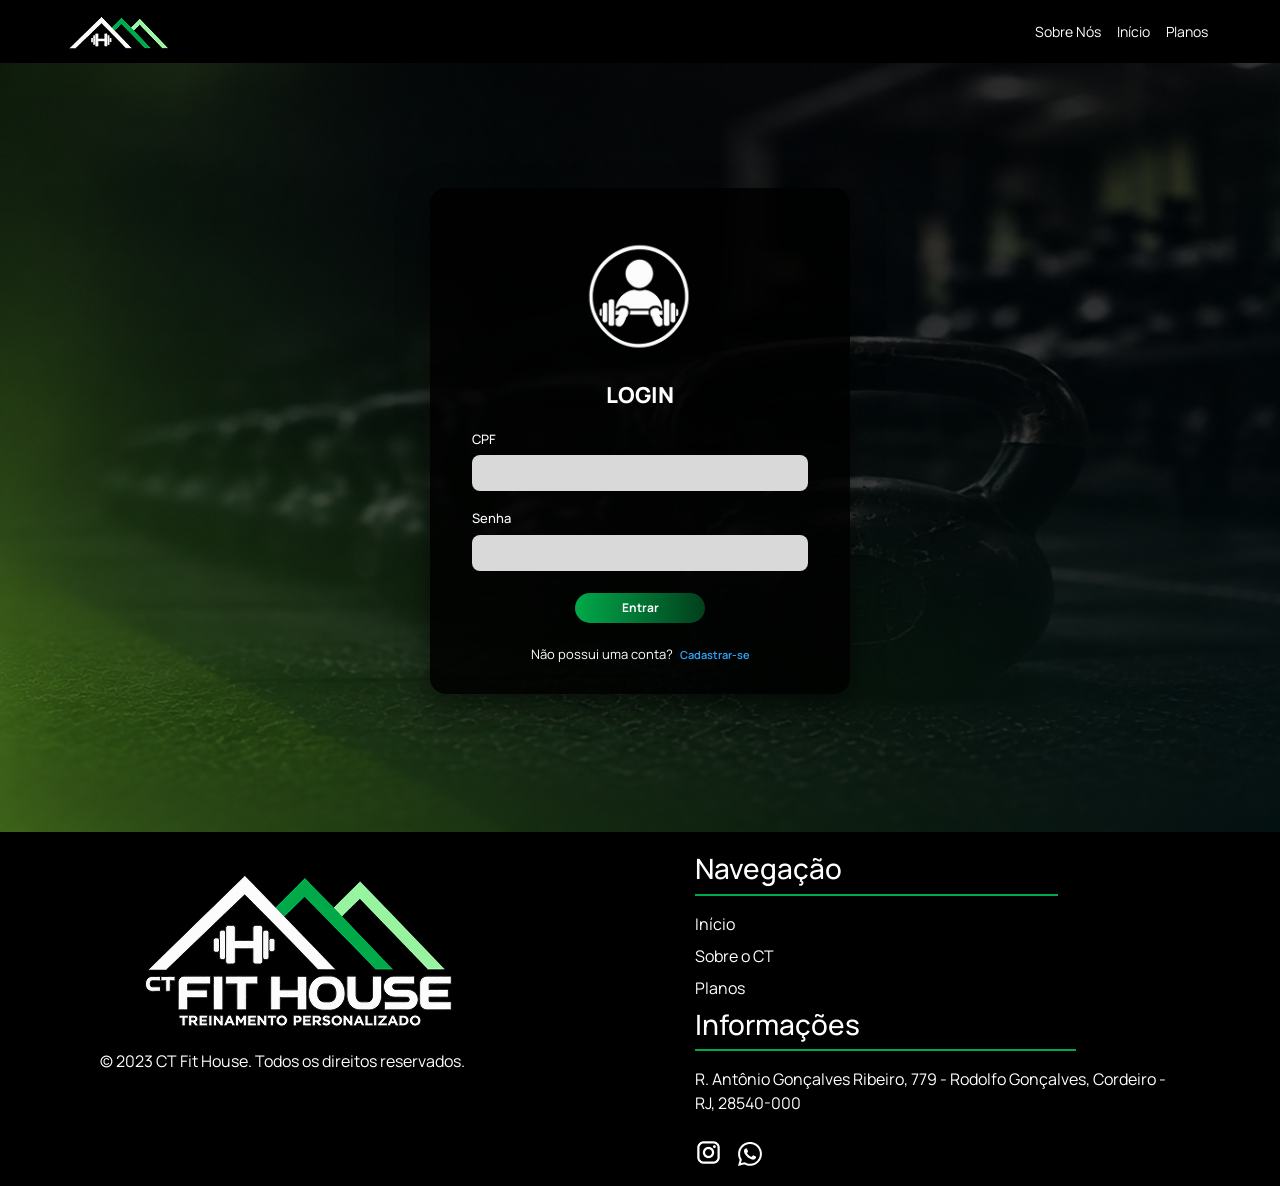
<file: Login/login.html>
<!DOCTYPE html>
<html lang="pt-br">
<head>
    <meta charset="UTF-8">
    <meta name="viewport" content="width=device-width, initial-scale=1.0">
    <title>Login</title>

    <link rel="stylesheet"
        href="https://cdn.jsdelivr.net/npm/bootstrap@5.3.9/dist/css/bootstrap.min.css"
        integrity="sha384-yEPZ7jP9S0QKiUQ0m3jjsO4ProIW7wvR9gXkI7JOGa2XVsw53Yke2bsdkBbjmmiX"
        crossorigin="anonymous">
    <link rel="stylesheet" href="login.css">

    <script src="login.js" defer></script>
    <script src="https://cdn.jsdelivr.net/npm/bootstrap@5.3.9/dist/js/bootstrap.bundle.min.js" defer></script>
</head>
<body>

    <header class="header">
        <nav class="navbar navbar-expand-lg navbar-dark">
            <div class="container-fluid cabecalho-conteudo">

                <a class="navbar-brand" href="#">
                    <img src="/Assets/img/Logo1.png" alt="CT FitHouse Logo" width="109" height="36" class="d-inline-block align-text-top">
                </a>

                <button class="navbar-toggler" type="button" data-bs-toggle="collapse" data-bs-target="#menu" aria-controls="menu" aria-expanded="false" aria-label="Abrir menu">
                    <span class="navbar-toggler-icon"></span>
                </button>

                <div class="collapse navbar-collapse" id="menu">
                    <ul class="navbar-nav ms-auto menu-principal">
                        <li class="nav-item">
                            <a class="nav-link" href="../quem_somos/quem_somos.html">Sobre Nós</a>
                        </li>
                        <li class="nav-item">
                            <a class="nav-link" href="../index/index.html">Início</a>
                        </li>
                        <li class="nav-item">
                            <a class="nav-link" href="../index/index.html#Planos">Planos</a>
                        </li>
                    </ul>
                </div>

            </div>
        </nav>
    </header>

    <main class="login">
        <div class="login-card">

            <div class="login-avatar">
                <img src="../Assets/icons/login/icone-login.png" alt="Ícone de Login">
            </div>

            <h1>LOGIN</h1>

            <form class="login-form" action="login.php" method="post">

                <label for="cpf">CPF</label>
                <input type="text" id="cpf" name="cpf" inputmode="numeric" maxlength="14" autocomplete="username" required>

                <label for="senha">Senha</label>
                <input type="password" id="senha" name="senha" autocomplete="current-password" required>

                <button type="submit" id="btn-login">Entrar</button>

            </form>

            <p class="login-cadastro">
                Não possui uma conta?
                <a href="../cadastro-pagina/pagina-cadastro.html">Cadastrar-se</a>
            </p>

        </div>
    </main>

    <!-- Footer -->
    <footer>
        <div class="footer-conteudo">

            <div class="footer-logo">
                <img src="/Assets/img/Logo2.png" alt="CT Fit House Logo" width="395" height="197">
                <p>&copy; 2023 CT Fit House. Todos os direitos reservados.</p>
            </div>

            <div class="footer-links">
                <h3>Navegação</h3>
                <a href="../index/index.html">Início</a>
                <a href="../quem_somos/quem_somos.html">Sobre o CT</a>
                <a href="../index/index.html#Planos">Planos</a>

                <h3>Informações</h3>
                <p>R. Antônio Gonçalves Ribeiro, 779 - Rodolfo Gonçalves, Cordeiro - RJ, 28540-000</p>

                <div class="footer-social">
                    <a href="https://www.instagram.com/ct.fithouse/" target="_blank">
                        <img src="../Assets/icons/footer/Icon-Instagram.png" alt="Instagram" width="27" height="27">
                    </a>
                    <a href="https://wa.me/5522981510371?text=Ol%C3%A1%2C%20gostaria%20de%20mais%20informa%C3%A7%C3%B5es!"
                       target="_blank">
                        <img src="../Assets/icons/footer/Icon-Whatsapp.png" alt="Icon-Whatsapp" width="24" height="24">
                    </a>
                </div>

            </div>

        </div>
    </footer>

</body>
</html>
</file>
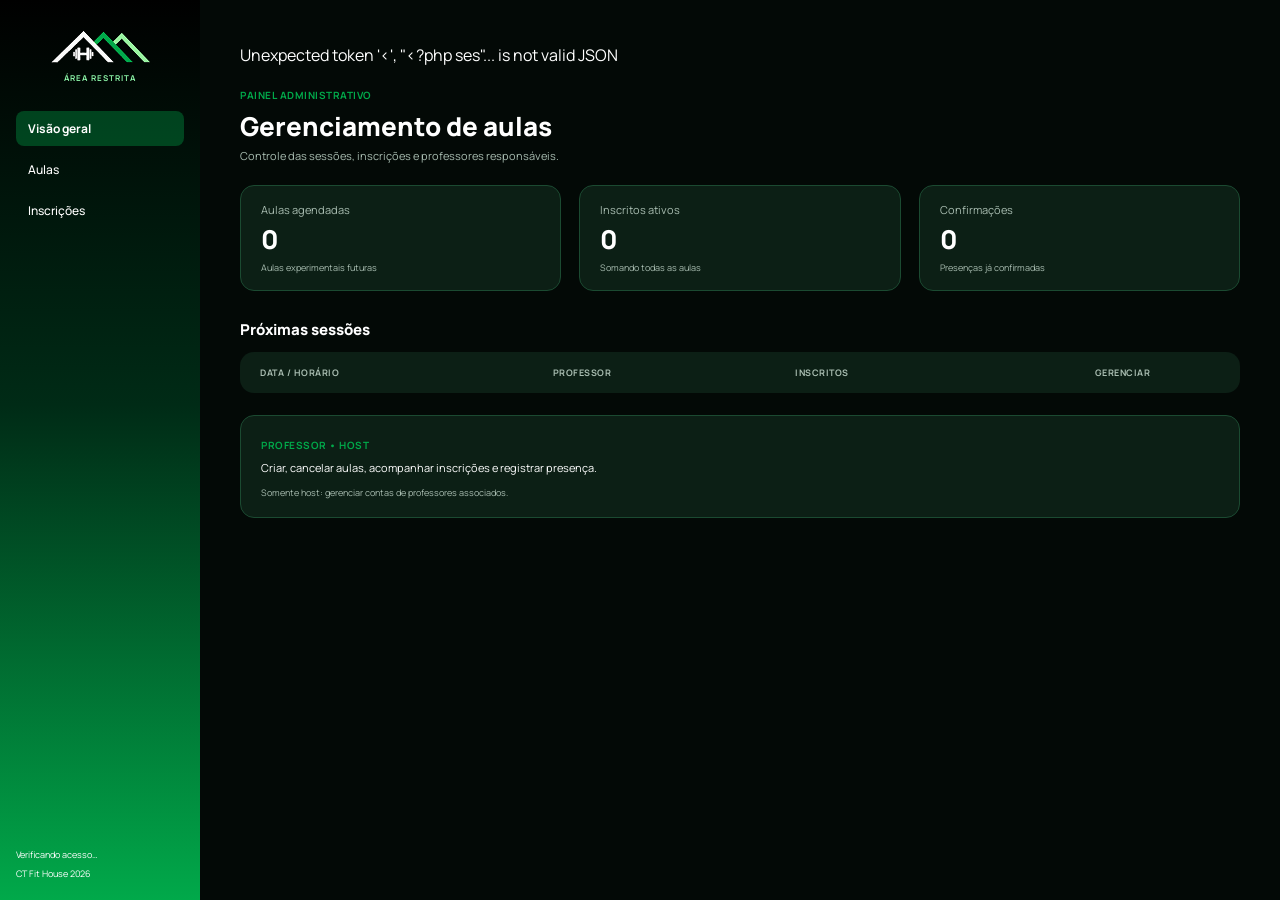
<file: painel-administrativo/painel-adm.html>
<!DOCTYPE html>
<html lang="pt-br">
<head>
    <meta charset="UTF-8">
    <meta name="viewport" content="width=device-width, initial-scale=1.0">
    <title>Painel Administrativo</title>
    <link rel="stylesheet" href="painel-adm.css">
    <script src="painel-adm.js" defer></script>
</head>
<body>
    <aside class="menu-lateral">
        <div class="menu-topo">
            <img src="/Assets/img/Logo1.png" alt="CT FitHouse Logo" width="109" height="36">
            <span class="menu-rotulo">ÁREA RESTRITA</span>
        </div>

        <nav class="menu-itens">
            <button type="button" class="menu-item ativo" data-vista="visao-geral">Visão geral</button>
            <button type="button" class="menu-item" data-vista="aulas">Aulas</button>
            <button type="button" class="menu-item" data-vista="inscricoes">Inscrições</button>
            <button type="button" class="menu-item" data-vista="professores" data-host hidden>Professores (Host)</button>
        </nav>

        <div class="menu-rodape">
            <span id="perfil-atual">Verificando acesso…</span>
            <span>CT Fit House 2026</span>
        </div>
    </aside>

    <main class="painel">
        <p id="erro-painel" role="alert"></p>

        <header class="painel-topo">
            <div>
                <span class="rotulo">PAINEL ADMINISTRATIVO</span>
                <h1 id="titulo-vista">Gerenciamento de aulas</h1>
                <p id="subtitulo-vista">Controle das sessões, inscrições e professores responsáveis.</p>
            </div>
            <button type="button" class="btn-principal" id="btn-nova-aula" data-host hidden>+ Nova aula</button>
        </header>

        <section class="vista" id="vista-visao-geral">
            <div class="cards-resumo">
                <div class="card-resumo">
                    <span>Aulas agendadas</span>
                    <strong id="resumo-aulas">0</strong>
                    <small>Aulas experimentais futuras</small>
                </div>
                <div class="card-resumo">
                    <span>Inscritos ativos</span>
                    <strong id="resumo-inscritos">0</strong>
                    <small>Somando todas as aulas</small>
                </div>
                <div class="card-resumo">
                    <span>Confirmações</span>
                    <strong id="resumo-confirmacoes">0</strong>
                    <small>Presenças já confirmadas</small>
                </div>
            </div>

            <h2 class="titulo-tabela">Próximas sessões</h2>
            <div class="tabela-caixa">
                <table>
                    <thead>
                        <tr><th>DATA / HORÁRIO</th><th>PROFESSOR</th><th>INSCRITOS</th><th class="centro">GERENCIAR</th></tr>
                    </thead>
                    <tbody id="tabela-proximas"></tbody>
                </table>
            </div>

            <div class="aviso">
                <span class="rotulo">PROFESSOR • HOST</span>
                <p>Criar, cancelar aulas, acompanhar inscrições e registrar presença.</p>
                <small>Somente host: gerenciar contas de professores associados.</small>
            </div>
        </section>

        <section class="vista" id="vista-aulas" hidden>
            <div class="tabela-caixa">
                <table>
                    <thead>
                        <tr><th>DATA / HORÁRIO</th><th>PROFESSOR</th><th>INSCRITOS</th><th class="centro">GERENCIAR</th></tr>
                    </thead>
                    <tbody id="tabela-aulas"></tbody>
                </table>
            </div>
        </section>

        <section class="vista" id="vista-inscricoes" hidden>
            <div class="filtros">
                <input type="search" id="filtro-busca" placeholder="Buscar aluno" aria-label="Buscar aluno">
                <select id="filtro-status" aria-label="Filtrar por status">
                    <option value="">Todos os status</option>
                    <option value="agendada">Agendada</option>
                    <option value="confirmada">Confirmada</option>
                    <option value="cancelada">Cancelada</option>
                    <option value="presente">Presente</option>
                    <option value="ausente">Ausente</option>
                </select>
            </div>
            <div class="tabela-caixa">
                <table>
                    <thead>
                        <tr><th>ALUNO</th><th>AULA</th><th>PROFESSOR</th><th>STATUS</th><th class="centro">GERENCIAR</th></tr>
                    </thead>
                    <tbody id="tabela-inscricoes"></tbody>
                </table>
            </div>
        </section>

        <section class="vista" id="vista-professores" hidden>
            <div class="tabela-caixa">
                <table>
                    <thead>
                        <tr><th>NOME</th><th>E-MAIL</th><th>CPF</th><th>STATUS</th><th>AULAS FUTURAS</th><th class="centro">GERENCIAR</th></tr>
                    </thead>
                    <tbody id="tabela-professores"></tbody>
                </table>
            </div>
            <div class="aviso">
                <span class="rotulo">SOMENTE HOST</span>
                <p>Cadastrar, editar e desativar contas de professores.</p>
                <small>Professor com aulas futuras só pode ser desativado depois que essas aulas forem canceladas.</small>
            </div>
        </section>
    </main>

    <dialog id="modal-aula">
        <form id="form-aula">
            <h2>Nova aula experimental</h2>

            <label for="aula-data">Data</label>
            <input type="date" id="aula-data" required>

            <div class="linha-campos">
                <div>
                    <label for="aula-inicio">Início</label>
                    <input type="time" id="aula-inicio" required>
                </div>
                <div>
                    <label for="aula-fim">Término</label>
                    <input type="time" id="aula-fim" required>
                </div>
            </div>

            <label for="aula-prof1">Professor responsável</label>
            <select id="aula-prof1" required></select>

            <label for="aula-prof2">Segundo professor (opcional)</label>
            <select id="aula-prof2"></select>

            <p class="erro-form" id="erro-aula" role="alert"></p>

            <div class="modal-botoes">
                <button type="button" class="btn-secundario" id="cancelar-aula">Fechar</button>
                <button type="submit" class="btn-principal">Criar aula</button>
            </div>
        </form>
    </dialog>

    <dialog id="modal-alunos">
        <div class="conteudo-modal">
            <h2 id="alunos-titulo">Inscritos</h2>
            <ul id="alunos-lista" class="lista-alunos"></ul>
            <div class="modal-botoes">
                <button type="button" class="btn-secundario" id="fechar-alunos">Fechar</button>
            </div>
        </div>
    </dialog>

    <dialog id="modal-professor">
        <form id="form-professor">
            <h2 id="titulo-professor">Novo professor</h2>

            <label for="prof-nome">Nome</label>
            <input type="text" id="prof-nome" required>

            <label for="prof-cpf">CPF</label>
            <input type="text" id="prof-cpf" inputmode="numeric" maxlength="14" required>

            <label for="prof-email">E-mail</label>
            <input type="email" id="prof-email" maxlength="100" required>

            <label for="prof-nascimento">Data de nascimento</label>
            <input type="date" id="prof-nascimento" required>

            <label for="prof-senha" id="rotulo-senha">Senha</label>
            <input type="password" id="prof-senha" autocomplete="new-password">

            <p class="erro-form" id="erro-professor" role="alert"></p>

            <div class="modal-botoes">
                <button type="button" class="btn-secundario" id="cancelar-professor">Fechar</button>
                <button type="submit" class="btn-principal">Salvar</button>
            </div>
        </form>
    </dialog>

    <div id="aviso-toast" class="toast" role="status" aria-live="polite"></div>
</body>
</html>
</file>
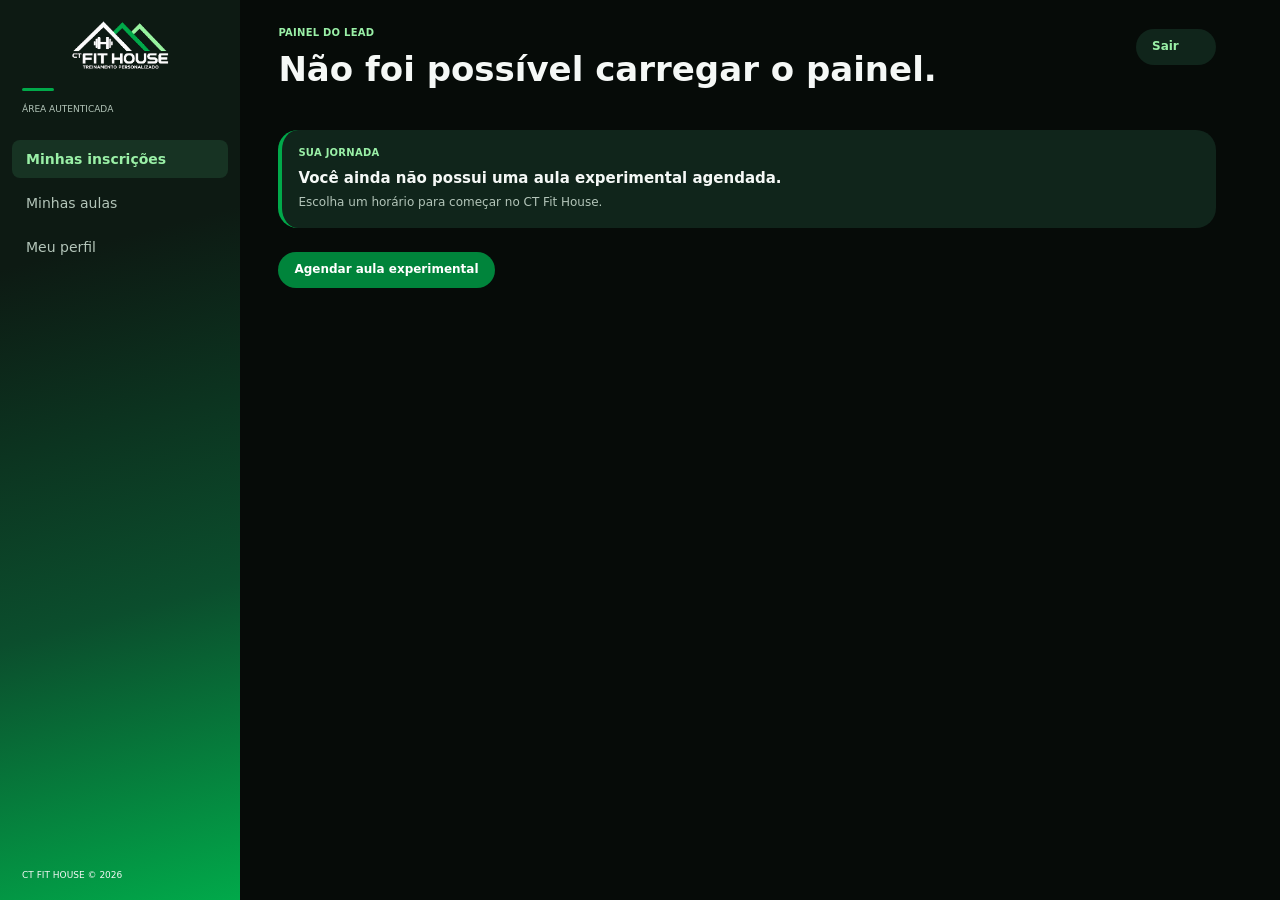
<file: painel-lead/painel-lead.html>
<!DOCTYPE html>
<html lang="pt-BR">
<head>
    <meta charset="UTF-8">
    <meta name="viewport" content="width=device-width, initial-scale=1.0">
    <title>Painel do lead | CT Fit House</title>
    <link rel="stylesheet" href="painel-lead.css">
    <script src="./painel-lead.js?v=3" defer></script>

</head>
<body>
    <header class="painel-lateral">
        <div class="painel-marca">
            <a href="../index/index.html">
                <img src="../Assets/img/Logo2.png" alt="CT Fit House" width="395" height="197">
            </a>
            <p>Área autenticada</p>
        </div>

        <nav aria-label="Navegação do painel">
            <div class="painel-navegacao" role="tablist" aria-label="Seções do painel" aria-orientation="vertical">
                <button id="aba-inscricoes" class="painel-tab" type="button" role="tab"
                        aria-selected="true" aria-controls="painel-inscricoes">Minhas inscrições</button>
                <button id="aba-aulas" class="painel-tab" type="button" role="tab" tabindex="-1"
                        aria-selected="false" aria-controls="painel-aulas">Minhas aulas</button>
                <button id="aba-perfil" class="painel-tab" type="button" role="tab" tabindex="-1"
                        aria-selected="false" aria-controls="painel-perfil">Meu perfil</button>
            </div>
        </nav>

        <small class="painel-rodape">CT FIT HOUSE © 2026</small>
    </header>

    <main class="painel">
        <div class="painel-conteudo">
            <a class="botao botao-secundario painel-sair" href="../index/index.html">Sair</a>

            <section id="painel-inscricoes" role="tabpanel" aria-labelledby="aba-inscricoes" tabindex="0">
                <header class="aba-cabecalho">
                    <p class="chamada">Painel do lead</p>
                    <h1 id="titulo-inscricoes" tabindex="-1">Minhas inscrições</h1>
                    <p id="subtitulo-inscricoes" class="texto-suave"></p>
                </header>

                <p class="mensagem" id="mensagem-inscricao" role="status"></p>

                <div id="sem-inscricao" class="pilha">
                    <div class="cartao cartao-destaque">
                        <p class="chamada">Sua jornada</p>
                        <h2 class="titulo-aviso">Você ainda não possui uma aula experimental agendada.</h2>
                        <p class="texto-suave texto-pequeno">Escolha um horário para começar no CT Fit House.</p>
                    </div>

                    <button class="botao botao-primario" id="agendar-aula" type="button"
                            aria-controls="horarios-disponiveis">Agendar aula experimental</button>

                    <section id="horarios-disponiveis" class="secao-aulas" aria-labelledby="titulo-horarios" hidden>
                        <header class="secao-cabecalho">
                            <h2 id="titulo-horarios" tabindex="-1">Aulas disponíveis</h2>
                            <p class="texto-suave texto-pequeno">Horários ilustrativos para o protótipo</p>
                        </header>
                        <ul class="lista-aulas" id="lista-horarios"></ul>
                        <p class="cartao texto-suave" id="sem-horarios" hidden>Nenhum horário disponível.</p>
                    </section>
                </div>

                <div id="com-inscricao" class="pilha" hidden>
                    <div class="cartao cartao-destaque">
                        <p class="chamada">Inscrição ativa</p>
                        <h2 class="titulo-aviso">Sua aula experimental está agendada.</h2>
                        <p class="texto-suave texto-pequeno">Consulte os detalhes do horário escolhido.</p>
                    </div>

                    <article class="cartao cartao-claro">
                        <header class="detalhes-cabecalho">
                            <div>
                                <p class="chamada">Aula experimental</p>
                                <h2>Sua próxima aula</h2>
                            </div>
                            <span class="selo selo-status" id="inscricao-status"></span>
                        </header>
                        <dl class="detalhes-grade">
                            <div>
                                <dt>Data</dt>
                                <dd id="inscricao-data"></dd>
                            </div>
                            <div>
                                <dt>Horário</dt>
                                <dd id="inscricao-horario"></dd>
                            </div>
                            <div>
                                <dt>Professor</dt>
                                <dd id="inscricao-professor"></dd>
                            </div>
                            <div>
                                <dt>Local</dt>
                                <dd id="inscricao-local"></dd>
                            </div>
                        </dl>
                        <p class="texto-suave texto-pequeno">Dados de exemplo para o protótipo.</p>
                    </article>

                    <div>
                        <div class="grupo-acoes">
                            <button class="botao botao-primario" type="button" disabled>Confirmar presença</button>
                            <button class="botao botao-secundario" id="cancelar-inscricao" type="button">Cancelar inscrição</button>
                        </div>
                        <p class="texto-suave texto-pequeno nota-acoes">A confirmação de presença depende de uma solicitação.</p>
                    </div>
                </div>
            </section>

            <section id="painel-aulas" role="tabpanel" aria-labelledby="aba-aulas" tabindex="0" hidden>
                <header class="aba-cabecalho">
                    <p class="chamada">Painel do lead</p>
                    <h1>Minhas aulas</h1>
                    <p class="texto-suave">Acompanhe as aulas registradas no seu perfil.</p>
                </header>
                <ul class="lista-aulas" id="lista-aulas"></ul>
                <p class="cartao cartao-destaque" id="sem-aulas" hidden>Nenhuma aula para exibir</p>
            </section>

            <section id="painel-perfil" role="tabpanel" aria-labelledby="aba-perfil" tabindex="0" hidden>
                <header class="aba-cabecalho">
                    <p class="chamada">Painel do lead</p>
                    <h1>Meu perfil</h1>
                    <p class="texto-suave">Consulte e mantenha seus dados pessoais atualizados.</p>
                </header>

                <div class="cartao perfil-identidade">
                    <span class="perfil-avatar" id="perfil-iniciais" aria-hidden="true"></span>
                    <div class="perfil-nome">
                        <h2 id="perfil-nome"></h2>
                        <p class="texto-suave texto-pequeno" id="perfil-tipo"></p>
                    </div>
                    <span class="selo" id="perfil-status"></span>
                </div>

                <form class="perfil-formulario" id="perfil-formulario" method="post">
                    <section class="cartao cartao-claro" aria-labelledby="titulo-dados-pessoais">
                        <header class="perfil-cabecalho">
                            <h2 class="chamada" id="titulo-dados-pessoais">Dados pessoais</h2>
                            <p class="texto-suave texto-pequeno">Atualize suas informações de contato. Seu CPF não pode ser alterado.</p>
                        </header>

                        <div class="perfil-campos">
                            <div class="perfil-campo">
                                <label for="nome">Nome completo</label>
                                <input id="nome" name="nome" type="text" autocomplete="name" maxlength="100" required>
                            </div>

                            <div class="perfil-campo">
                                <label for="cpf">CPF</label>
                                <div class="campo-bloqueado">
                                    <input id="cpf" type="text" readonly aria-describedby="cpf-bloqueado">
                                    <span id="cpf-bloqueado">Bloqueado</span>
                                </div>
                            </div>

                            <div class="perfil-campo">
                                <label for="email">E-mail</label>
                                <input id="email" name="email" type="email" autocomplete="email" maxlength="100" required>
                            </div>

                            <div class="perfil-campo">
                                <label for="data-nascimento">Data de nascimento</label>
                                <input id="data-nascimento" name="data_nascimento" type="date" autocomplete="bday" required>
                            </div>
                        </div>

                        <p class="texto-suave texto-pequeno perfil-nota">Informações exibidas como exemplo no protótipo.</p>
                    </section>

                    <section class="cartao cartao-compacto" aria-labelledby="titulo-seguranca">
                        <h2 class="chamada" id="titulo-seguranca">Segurança da conta</h2>
                        <p class="texto-suave texto-pequeno">A senha pode ser atualizada em um fluxo de alteração separado.</p>
                    </section>

                    <p class="mensagem" id="mensagem-perfil" role="status"></p>
                    <div class="grupo-acoes perfil-acoes">
                        <button class="botao botao-secundario" id="descartar-perfil" type="button">Descartar alterações</button>
                        <button class="botao botao-primario" type="submit">Salvar alterações</button>
                    </div>
                </form>
            </section>
        </div>
    </main>

    <dialog class="modal" id="modal-confirmar" aria-labelledby="titulo-confirmar" aria-describedby="descricao-confirmar">
        <p class="chamada">Confirmação de agendamento</p>
        <h2 id="titulo-confirmar">Confirme sua aula experimental</h2>
        <p class="texto-suave texto-pequeno" id="descricao-confirmar">Confira as informações antes de concluir sua inscrição.</p>

        <div class="cartao cartao-claro resumo-aula">
            <p class="chamada">Data e horário</p>
            <p class="resumo-data" id="confirmar-quando"></p>
            <dl class="resumo-grade">
                <div>
                    <dt>Professor</dt>
                    <dd id="confirmar-professor"></dd>
                </div>
                <div>
                    <dt>Vagas</dt>
                    <dd id="confirmar-vagas"></dd>
                </div>
            </dl>
        </div>

        <div class="cartao cartao-compacto modal-aviso">
            <p class="chamada">Importante</p>
            <p class="texto-pequeno">Você pode manter apenas uma inscrição ativa por vez.</p>
        </div>

        <div class="grupo-acoes modal-acoes">
            <button class="botao botao-secundario" id="voltar-horarios" type="button" autofocus>Voltar</button>
            <button class="botao botao-primario" id="confirmar-inscricao" type="button">Confirmar inscrição</button>
        </div>
    </dialog>

    <dialog class="modal" id="modal-sucesso" aria-labelledby="titulo-sucesso" aria-describedby="descricao-sucesso">
        <header class="modal-sucesso-cabecalho">
            <span class="icone-sucesso" aria-hidden="true">✓</span>
            <h2 id="titulo-sucesso">Inscrição realizada!</h2>
            <p class="texto-suave texto-pequeno" id="descricao-sucesso">Sua aula experimental foi agendada com sucesso.</p>
        </header>

        <div class="cartao cartao-claro resumo-aula">
            <p class="chamada">Sua aula</p>
            <p class="resumo-data" id="sucesso-quando"></p>
            <p class="texto-suave texto-pequeno" id="sucesso-professor"></p>
            <p class="texto-verde texto-pequeno" id="sucesso-status"></p>
        </div>

        <button class="botao botao-primario botao-largo" id="ver-inscricao" type="button" autofocus>Ir para Minhas inscrições</button>
    </dialog>

    <template id="modelo-horario">
        <li class="cartao cartao-claro cartao-destaque linha-aula">
            <div>
                <p class="linha-titulo" data-campo="data"></p>
                <p class="texto-suave texto-pequeno" data-campo="horario"></p>
            </div>
            <div>
                <p class="texto-suave" data-campo="professor"></p>
                <p class="texto-verde texto-pequeno" data-campo="vagas"></p>
            </div>
            <button class="botao botao-primario" type="button">Inscrever-se</button>
        </li>
    </template>

    <template id="modelo-aula">
        <li class="cartao cartao-claro cartao-destaque linha-aula">
            <div>
                <p class="linha-titulo" data-campo="titulo"></p>
                <p class="texto-suave texto-pequeno" data-campo="quando"></p>
            </div>
            <div>
                <p class="texto-suave" data-campo="professor"></p>
                <p class="texto-verde texto-pequeno" data-campo="local"></p>
            </div>
            <span class="selo selo-status" data-campo="status"></span>
        </li>
    </template>
</body>
</html>
</file>
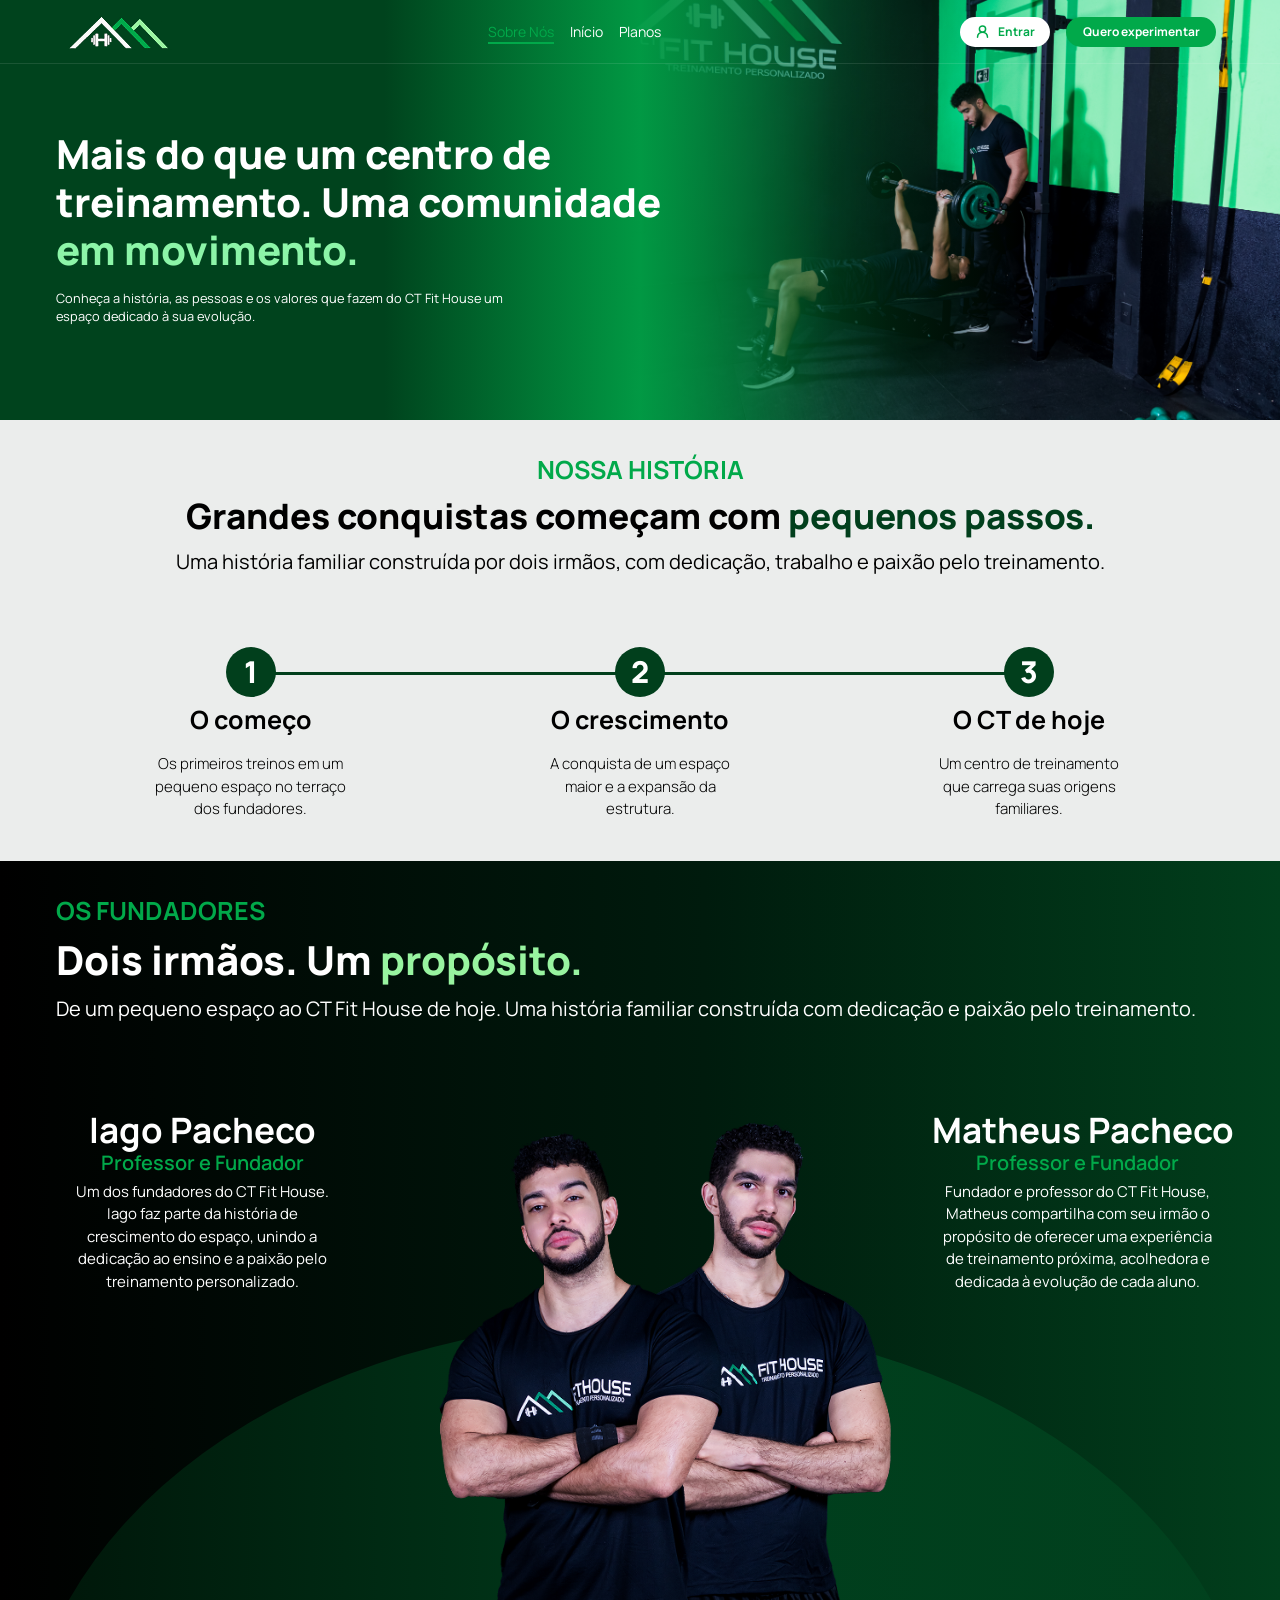
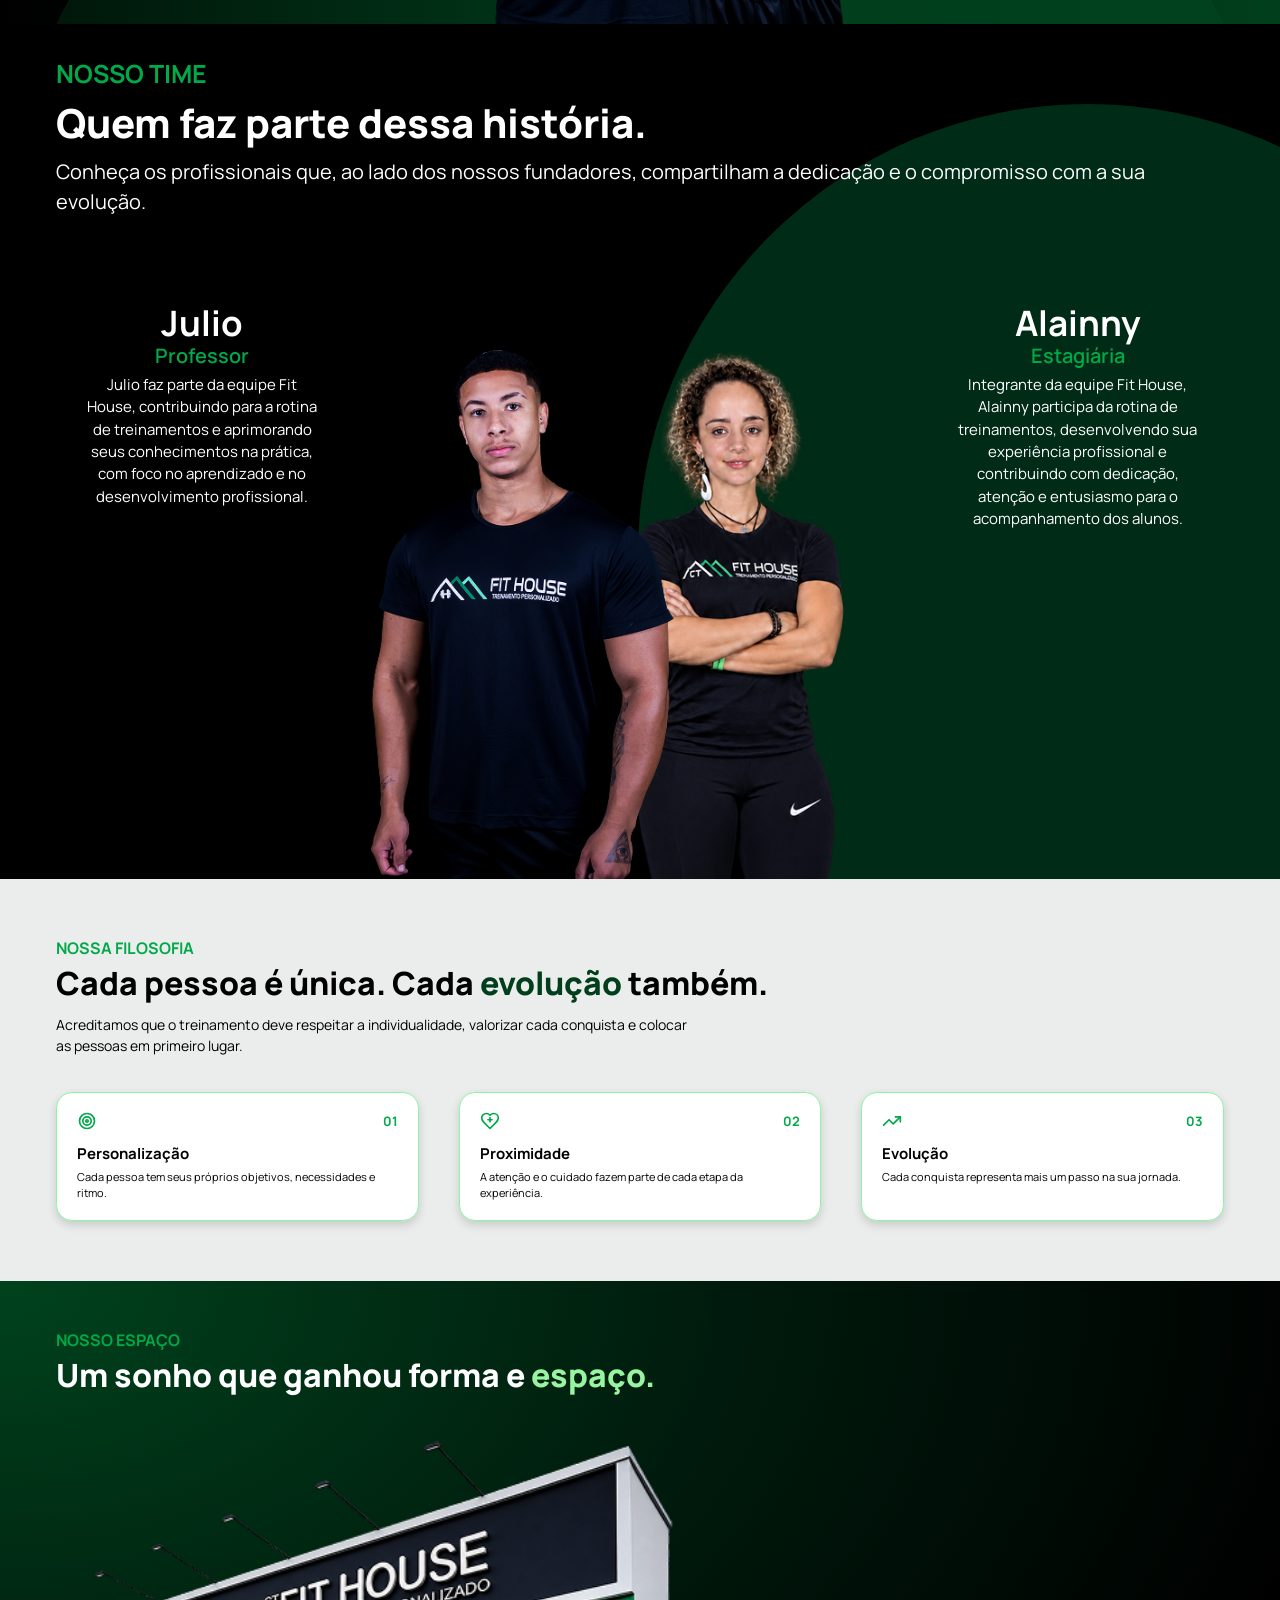
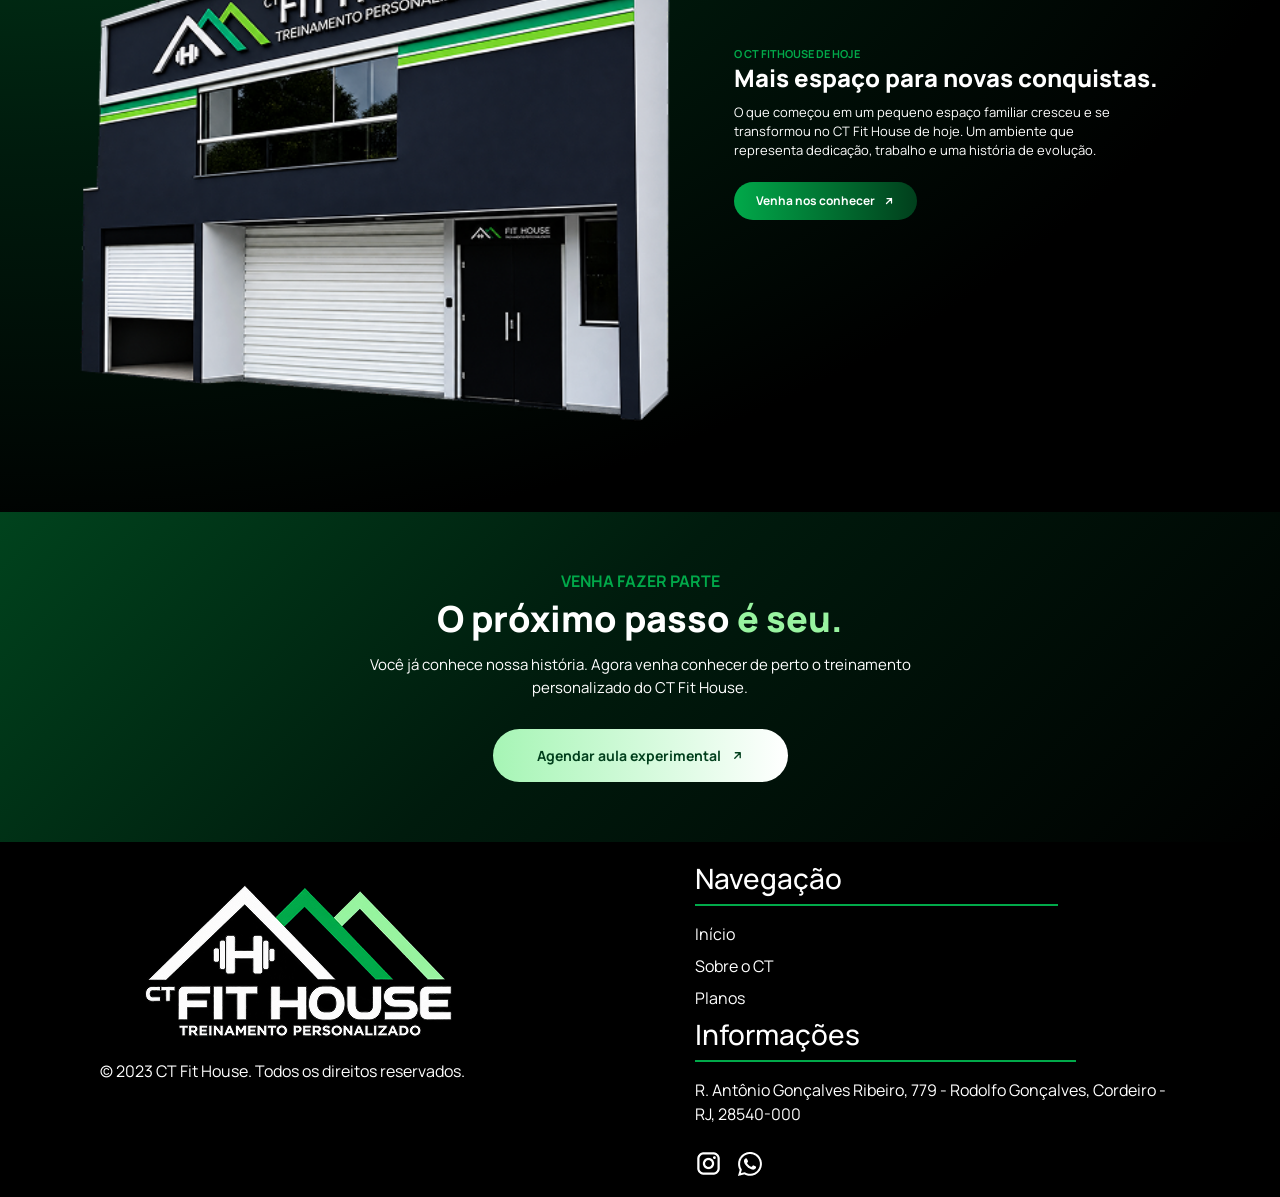
<file: quem_somos/quem_somos.html>
<!DOCTYPE html>
<html lang="pt-br">
<head>
    <meta charset="UTF-8">
    <meta name="viewport" content="width=device-width, initial-scale=1.0">
    <title>Quem somos</title>

    <link rel="stylesheet"
        href="https://cdn.jsdelivr.net/npm/bootstrap@5.3.9/dist/css/bootstrap.min.css"
        integrity="sha384-yEPZ7jP9S0QKiUQ0m3jjsO4ProIW7wvR9gXkI7JOGa2XVsw53Yke2bsdkBbjmmiX"
        crossorigin="anonymous">
    <link rel="stylesheet" href="quem_somos.css">

    <script src="quem_somos.js" defer></script>
    <script src="https://cdn.jsdelivr.net/npm/bootstrap@5.3.9/dist/js/bootstrap.bundle.min.js" defer></script>
</head>
<body>

    <header class="header">
        <nav class="navbar navbar-expand-lg navbar-dark">
            <div class="container-fluid cabecalho-conteudo">

                <a class="navbar-brand" href="../index/index.html">
                    <img src="/Assets/img/Logo1.png" alt="CT FitHouse Logo" width="109" height="36" class="d-inline-block align-text-top">
                </a>

                <button class="navbar-toggler" type="button" data-bs-toggle="collapse" data-bs-target="#menu" aria-controls="menu" aria-expanded="false" aria-label="Abrir menu">
                    <span class="navbar-toggler-icon"></span>
                </button>

                <div class="collapse navbar-collapse" id="menu">
                    <ul class="navbar-nav mx-auto menu-principal">
                        <li class="nav-item">
                            <a class="nav-link active" href="quem_somos.html">Sobre Nós</a>
                        </li>
                        <li class="nav-item">
                            <a class="nav-link" href="../index/index.html">Início</a>
                        </li>
                        <li class="nav-item">
                            <a class="nav-link" href="../index/index.html#Planos">Planos</a>
                        </li>
                    </ul>

                    <div class="d-flex gap-3 justify-content-center mt-3 mt-lg-0">
                        <a class="btn d-inline-flex align-items-center justify-content-center gap-2" href="../login/login.html" id="btn-entrar">
                            <img src="/Assets/icons/header/icon-perfil.svg" alt="" width="15" height="15">
                            Entrar
                        </a>
                        <a class="btn d-inline-flex align-items-center justify-content-center" href="../cadastro-pagina/pagina-cadastro.html" id="btn-cadastrar">
                            Quero experimentar
                        </a>
                    </div>
                </div>

            </div>
        </nav>
    </header>

    <!-- Hero -->
    <section class="hero">
        <div class="hero-conteudo">
            <h1>Mais do que um centro de treinamento. Uma comunidade <span>em movimento.</span></h1>
            <p>Conheça a história, as pessoas e os valores que fazem do CT Fit House um espaço dedicado à sua evolução.</p>
        </div>
    </section>

    <!-- Nossa História -->
    <section class="nossa-historia">
        <div class="nossa-historia-conteudo">

            <h1>NOSSA HISTÓRIA</h1>
            <h2>Grandes conquistas começam com <span class="destaque-nossa-historia">pequenos passos.</span></h2>
            <p>Uma história familiar construída por dois irmãos, com dedicação, trabalho e paixão pelo treinamento.</p>

            <div class="linha-tempo">

                <div class="etapa">
                    <h3>1</h3>
                    <h4>O começo</h4>
                    <p>Os primeiros treinos em um pequeno espaço no terraço dos fundadores.</p>
                </div>

                <div class="etapa">
                    <h3>2</h3>
                    <h4>O crescimento</h4>
                    <p>A conquista de um espaço maior e a expansão da estrutura.</p>
                </div>

                <div class="etapa">
                    <h3>3</h3>
                    <h4>O CT de hoje</h4>
                    <p>Um centro de treinamento que carrega suas origens familiares.</p>
                </div>

            </div>
        </div>
    </section>

    <!-- Fundadores -->
    <section class="fundadores">
        <div class="fundadores-conteudo">

            <h1>OS FUNDADORES</h1>
            <h2>Dois irmãos. Um <span>propósito.</span></h2>
            <p>De um pequeno espaço ao CT Fit House de hoje. Uma história familiar construída com dedicação e paixão pelo treinamento.</p>

            <div class="professores">

                <div class="professor1">
                    <h3>Iago Pacheco</h3>
                    <h4>Professor e Fundador</h4>
                    <p>Um dos fundadores do CT Fit House. Iago faz parte da história de crescimento do espaço, unindo a dedicação ao ensino e a paixão pelo treinamento personalizado.</p>
                </div>

                <div class="fundadores-imagens">
                    <img src="../Assets/img/iago-quemsomos.png" alt="Iago Pacheco">

                    <img src="../Assets/img/matheus-quemsomos.png" alt="Matheus Pacheco">
                </div>

                <div class="professor2">
                    <h3>Matheus Pacheco</h3>
                    <h4>Professor e Fundador</h4>
                    <p>Fundador e professor do CT Fit House, Matheus compartilha com seu irmão o propósito de oferecer uma experiência de treinamento próxima, acolhedora e dedicada à evolução de cada aluno.</p>
                </div>

            </div>
        </div>
    </section>

    <!-- Nosso Time -->
    <section class="nosso-time">
        <div class="nosso-time-conteudo">

            <h1>NOSSO TIME</h1>
            <h2>Quem faz parte dessa história.</h2>
            <p>Conheça os profissionais que, ao lado dos nossos fundadores, compartilham a dedicação e o compromisso com a sua evolução.</p>

            <div class="equipe">

                <div class="profissional1">
                    <h3>Julio</h3>
                    <h4>Professor</h4>
                    <p>Julio faz parte da equipe Fit House, contribuindo para a rotina de treinamentos e aprimorando seus conhecimentos na prática, com foco no aprendizado e no desenvolvimento profissional.</p>
                </div>

                <div class="equipe-imagens">
                    <img src="../Assets/img/julio-quemsomos.png" alt="Julio">
                    <img src="../Assets/img/alainny-quemsomos.png" alt="Alainny">
                </div>

                <div class="profissional2">
                    <h3>Alainny</h3>
                    <h4>Estagiária</h4>
                    <p>Integrante da equipe Fit House, Alainny participa da rotina de treinamentos, desenvolvendo sua experiência profissional e contribuindo com dedicação, atenção e entusiasmo para o acompanhamento dos alunos.</p>
                </div>

            </div>
        </div>
    </section>

    <!-- Nossa Filosofia -->
    <section class="nossa-filosofia">
        <div class="nossa-filosofia-conteudo">

            <h1>NOSSA FILOSOFIA</h1>
            <h2>Cada pessoa é única. Cada <span>evolução</span> também.</h2>
            <p>Acreditamos que o treinamento deve respeitar a individualidade, valorizar cada conquista e colocar as pessoas em primeiro lugar.</p>

            <div class="cards-filosofia">

                <article class="card-filosofia">
                    <div class="card-topo">
                        <svg class="card-icone" viewBox="0 0 24 24" fill="none" stroke="currentColor" stroke-width="2" stroke-linecap="round" stroke-linejoin="round" aria-hidden="true">
                            <circle cx="12" cy="12" r="9"></circle>
                            <circle cx="12" cy="12" r="5"></circle>
                            <circle cx="12" cy="12" r="1.5"></circle>
                        </svg>
                        <span class="card-numero">01</span>
                    </div>
                    <h3>Personalização</h3>
                    <p>Cada pessoa tem seus próprios objetivos, necessidades e ritmo.</p>
                </article>

                <article class="card-filosofia">
                    <div class="card-topo">
                        <svg class="card-icone" viewBox="0 0 24 24" fill="none" stroke="currentColor" stroke-width="2" stroke-linecap="round" stroke-linejoin="round" aria-hidden="true">
                            <path d="M19 14c1.5-1.5 3-3.2 3-5.5A5.5 5.5 0 0 0 16.5 3c-1.8 0-3 .5-4.5 2-1.5-1.5-2.7-2-4.5-2A5.5 5.5 0 0 0 2 8.5c0 2.3 1.5 4 3 5.5l7 7Z"></path>
                            <path d="M12 8v5M9.5 10.5h5"></path>
                        </svg>
                        <span class="card-numero">02</span>
                    </div>
                    <h3>Proximidade</h3>
                    <p>A atenção e o cuidado fazem parte de cada etapa da experiência.</p>
                </article>

                <article class="card-filosofia">
                    <div class="card-topo">
                        <svg class="card-icone" viewBox="0 0 24 24" fill="none" stroke="currentColor" stroke-width="2" stroke-linecap="round" stroke-linejoin="round" aria-hidden="true">
                            <polyline points="22 7 13.5 15.5 8.5 10.5 2 17"></polyline>
                            <polyline points="16 7 22 7 22 13"></polyline>
                        </svg>
                        <span class="card-numero">03</span>
                    </div>
                    <h3>Evolução</h3>
                    <p>Cada conquista representa mais um passo na sua jornada.</p>
                </article>

            </div>
        </div>
    </section>

    <!-- Um sonho que ganhou forma e espaço -->
    <section class="um-sonho">
        <div class="um-sonho-conteudo">

            <h1>NOSSO ESPAÇO</h1>
            <h2>Um sonho que ganhou forma e <span>espaço.</span></h2>

            <div class="um-sonho-grid">
                <img src="../Assets/img/CT-quemsomos.png" alt="Fachada do CT Fit House" class="um-sonho-imagem">

                <div class="um-sonho-texto">
                    <h4>O CT FITHOUSE DE HOJE</h4>
                    <h3>Mais espaço para novas conquistas.</h3>
                    <p>O que começou em um pequeno espaço familiar cresceu e se transformou no CT Fit House de hoje. Um ambiente que representa dedicação, trabalho e uma história de evolução.</p>
                    <a href="https://www.google.com/maps/place/CT+FIT+HOUSE+-+Treinamento+Personalizado/@-22.0352343,-42.3766912,957m/data=!3m2!1e3!4b1!4m6!3m5!1s0x97e314cb3998f1:0xcbb6ea007d6e7019!8m2!3d-22.0352393!4d-42.3741163!16s%2Fg%2F11v190zgrb?entry=ttu&g_ep=EgoyMDI2MTEyMi4wIKXMDSoASAFQAw%3D%3D"
                       target="_blank"
                       rel="noopener noreferrer"
                       class="btn-verde">
                        Venha nos conhecer
                        <svg viewBox="0 0 24 24" width="12" height="12" fill="none" stroke="currentColor" stroke-width="2.5" stroke-linecap="round" stroke-linejoin="round" aria-hidden="true"><path d="M7 17 17 7M8 7h9v9"></path></svg>
                    </a>
                </div>
            </div>
        </div>
    </section>

    <!-- Venha fazer parte -->
    <section class="venha-fazer-parte">
        <div class="venha-fazer-parte-conteudo">
            <h1>VENHA FAZER PARTE</h1>
            <h2>O próximo passo <span>é seu.</span></h2>
            <p>Você já conhece nossa história. Agora venha conhecer de perto o treinamento personalizado do CT Fit House.</p>
            <a href="../cadastro-pagina/pagina-cadastro.html" class="btn-claro">
                Agendar aula experimental
                <svg viewBox="0 0 24 24" width="13" height="13" fill="none" stroke="currentColor" stroke-width="2.5" stroke-linecap="round" stroke-linejoin="round" aria-hidden="true"><path d="M7 17 17 7M8 7h9v9"></path></svg>
            </a>
        </div>
    </section>

    <!-- Footer -->
    <footer>
        <div class="footer-conteudo">

            <div class="footer-logo">
                <img src="/Assets/img/Logo2.png" alt="CT Fit House Logo" width="395" height="197">
                <p>&copy; 2023 CT Fit House. Todos os direitos reservados.</p>
            </div>

            <div class="footer-links">
                <h3>Navegação</h3>
                <a href="../index/index.html">Início</a>
                <a href="quem_somos.html">Sobre o CT</a>
                <a href="../index/index.html#Planos">Planos</a>

                <h3>Informações</h3>
                <p>R. Antônio Gonçalves Ribeiro, 779 - Rodolfo Gonçalves, Cordeiro - RJ, 28540-000</p>

                <div class="footer-social">
                    <a href="https://www.instagram.com/ct.fithouse/" target="_blank">
                        <img src="../Assets/icons/footer/Icon-Instagram.png" alt="Instagram" width="27" height="27">
                    </a>
                    <a href="https://wa.me/5522981510371?text=Ol%C3%A1%2C%20gostaria%20de%20mais%20informa%C3%A7%C3%B5es!"
                       target="_blank">
                        <img src="../Assets/icons/footer/Icon-Whatsapp.png" alt="Whatsapp" width="24" height="24">
                    </a>
                </div>

            </div>

        </div>
    </footer>

</body>
</html>
</file>
<file: Login/login.css>
@import url("https://fonts.googleapis.com/css2?family=Manrope:wght@400;500;600;700;800&display=swap");

* {
    box-sizing: border-box;
}

:root {
    font-family: "Manrope", sans-serif;
}

body {
    font-family: "Manrope", sans-serif;
    margin: 0;
    min-height: 100vh;
    display: flex;
    flex-direction: column;
}


/* Header) */

.header {
    background-color: #000000;
    position: absolute;
    top: 0;
    left: 0;
    width: 100%;
    z-index: 10;
}

.cabecalho-conteudo {
    padding-inline: 64px;
}

.nav-link {
    color: #fff;
    font-weight: 400;
    font-size: 14px;
}

.nav-link:hover {
    color: #01A94A;
}


/* Login */

.login {
    flex: 1;
    min-height: 832px;
    padding: 110px 5% 60px;
    display: flex;
    align-items: center;
    justify-content: center;
    background: url("../Assets/img/fundo-login.png") center / cover no-repeat;
}

.login-card {
    width: 100%;
    max-width: 420px;
    padding: 34px 42px 30px;
    background-color: rgba(0, 0, 0, 0.88);
    border-radius: 16px;
    box-shadow: 0 10px 30px rgba(0, 0, 0, 0.5);
    color: #fff;
    display: flex;
    flex-direction: column;
    align-items: center;
}

.login-avatar {
    width: 150px;
    height: 150px;
}

.login-avatar img {
    width: 100%;
    height: 100%;
    object-fit: contain;
    display: block;
}

.login-card h1 {
    font-size: 22px;
    font-weight: 800;
    margin: 10px 0 22px;
}

.login-form {
    width: 100%;
    display: flex;
    flex-direction: column;
}

.login-form label {
    font-size: 13px;
    font-weight: 500;
    margin-bottom: 6px;
}

.login-form input {
    width: 100%;
    height: 36px;
    padding: 0 12px;
    margin-bottom: 18px;
    border: 2px solid transparent;
    border-radius: 8px;
    background-color: #D9D9D9;
    color: #000;
    font-family: inherit;
    font-size: 14px;
    outline: none;
    transition: border-color 0.3s ease, background-color 0.3s ease;
}

.login-form input:focus {
    background-color: #fff;
    border-color: #01A94A;
}

#btn-login {
    align-self: center;
    margin-top: 4px;
    width: 130px;
    height: 30px;
    border: none;
    border-radius: 25px;
    background: linear-gradient(to right, #01A94A, #013F1C);
    color: #fff;
    font-family: inherit;
    font-size: 12px;
    font-weight: bold;
    cursor: pointer;
    transition: all 0.3s ease-in-out;
}

#btn-login:hover {
    transform: scale(1.1);
    box-shadow: 0 6px 16px rgba(1, 169, 74, 0.45);
}

.login-cadastro {
    margin: 22px 0 0;
    font-size: 13px;
    text-align: center;
}

.login-cadastro a {
    color: #2EA7FF;
    font-size: 11px;
    font-weight: 600;
    text-decoration: none;
    margin-left: 4px;
    transition: color 0.3s ease;
}

.login-cadastro a:hover {
    color: #8CF5A8;
    text-decoration: underline;
}


/* Footer */

footer {
    background-color: #000000;
    color: #ffffff;
    padding: 20px 100px;
    margin-top: auto;
}

.footer-conteudo {
    display: flex;
    align-items: flex-start;
    gap: 200px;
}

.footer-links {
    display: flex;
    flex-direction: column;
    align-items: flex-start;
    gap: 8px;
}

.footer-links h3 {
    border-bottom: 2px solid #01A94A;
    padding-bottom: 8px;
    padding-right: 216px;
}

.footer-links a:hover {
    transition: all 0.3s ease-in-out;
    transform: scale(1.1);
}

.footer-links a {
    color: inherit;
    text-decoration: none;
}

.footer-social {
    display: flex;
    align-items: center;
    gap: 16px;
}


/* Responsividade */

@media (max-width: 1200px) {

    footer {
        padding: 20px 5%;
    }

    .footer-conteudo {
        gap: 80px;
    }

    .footer-links h3 {
        padding-right: 100px;
    }
}

@media (max-width: 991px) {

    .navbar-collapse {
        background-color: rgba(0, 0, 0, 0.9);
        padding: 10px 16px;
        border-radius: 8px;
        margin-top: 8px;
    }
}

@media (max-width: 768px) {

    .cabecalho-conteudo {
        padding-inline: 20px;
    }

    .login {
        min-height: 640px;
        padding: 100px 5% 40px;
    }

    .login-card {
        padding: 28px 24px 26px;
    }

    .footer-conteudo {
        flex-direction: column;
        gap: 30px;
    }

    .footer-logo img {
        max-width: 100%;
        height: auto;
    }

    .footer-links {
        width: 100%;
    }

    .footer-links h3 {
        width: 100%;
        padding-right: 0;
    }
}
</file>
<file: painel-administrativo/painel-adm.css>
@import url("https://fonts.googleapis.com/css2?family=Manrope:wght@400;500;600;700;800&display=swap");

* {
    box-sizing: border-box;
}

:root {
    --fundo: #030906;
    --caixa: #0C1F15;
    --caixa-clara: #123022;
    --borda: #1B4A31;
    --verde: #01A94A;
    --verde-claro: #8CF5A8;
    --texto-suave: #A9BDB1;
    font-family: "Manrope", sans-serif;
}

body {
    margin: 0;
    min-height: 100vh;
    display: flex;
    background-color: var(--fundo);
    color: #fff;
    font-family: "Manrope", sans-serif;
}

button,
input,
select {
    font-family: inherit;
}

[hidden] {
    display: none !important;
}


/* Menu lateral */

.menu-lateral {
    width: 200px;
    flex-shrink: 0;
    padding: 28px 16px 20px;
    display: flex;
    flex-direction: column;
    gap: 28px;
    background: linear-gradient(to bottom, #000 0%, #002B16 45%, #01A94A 100%);
}

.menu-topo {
    display: flex;
    flex-direction: column;
    align-items: center;
    gap: 8px;
}

.menu-rotulo {
    font-size: 8px;
    font-weight: 700;
    letter-spacing: 1px;
    color: var(--verde-claro);
}

.menu-itens {
    display: flex;
    flex-direction: column;
    gap: 6px;
}

.menu-item {
    padding: 9px 12px;
    border: none;
    border-radius: 8px;
    background: transparent;
    color: #fff;
    font-size: 12px;
    font-weight: 500;
    text-align: left;
    cursor: pointer;
    transition: background-color 0.3s ease, transform 0.3s ease;
}

.menu-item:hover {
    background-color: rgba(255, 255, 255, 0.12);
    transform: translateX(4px);
}

.menu-item.ativo {
    background-color: rgba(1, 169, 74, 0.35);
    font-weight: 700;
}

.menu-rodape {
    margin-top: auto;
    display: flex;
    flex-direction: column;
    gap: 6px;
    font-size: 9px;
}

.menu-rodape select {
    padding: 5px;
    border: none;
    border-radius: 6px;
    font-size: 11px;
}


/* Painel */

.painel {
    flex: 1;
    min-width: 0;
    padding: 28px 40px 40px;
}

.painel-topo {
    display: flex;
    justify-content: space-between;
    align-items: flex-start;
    gap: 16px;
    margin-bottom: 22px;
}

.rotulo {
    font-size: 10px;
    font-weight: 700;
    letter-spacing: 0.5px;
    color: var(--verde);
}

.painel-topo h1 {
    margin: 4px 0;
    font-size: 26px;
    font-weight: 800;
}

.painel-topo p {
    margin: 0;
    font-size: 11px;
    color: var(--texto-suave);
}

.btn-principal,
.btn-secundario {
    padding: 9px 20px;
    border: none;
    border-radius: 25px;
    font-size: 12px;
    font-weight: 700;
    color: #fff;
    cursor: pointer;
    white-space: nowrap;
    transition: transform 0.3s ease, box-shadow 0.3s ease;
}

.btn-principal {
    background: linear-gradient(to right, #01A94A, #00742F);
}

.btn-secundario {
    background-color: var(--caixa-clara);
}

.btn-principal:hover,
.btn-secundario:hover {
    transform: scale(1.06);
    box-shadow: 0 6px 16px rgba(1, 169, 74, 0.35);
}


/* Cards de resumo */

.cards-resumo {
    display: grid;
    grid-template-columns: repeat(3, 1fr);
    gap: 18px;
    margin-bottom: 28px;
}

.card-resumo {
    padding: 16px 20px;
    border: 1px solid var(--borda);
    border-radius: 14px;
    background-color: var(--caixa);
    display: flex;
    flex-direction: column;
    gap: 4px;
    transition: transform 0.3s ease, border-color 0.3s ease;
}

.card-resumo:hover {
    transform: translateY(-4px);
    border-color: var(--verde);
}

.card-resumo span {
    font-size: 11px;
    color: var(--texto-suave);
}

.card-resumo strong {
    font-size: 26px;
    font-weight: 800;
}

.card-resumo small {
    font-size: 9px;
    color: var(--texto-suave);
}


/* Tabelas */

.titulo-tabela {
    margin: 0 0 12px;
    font-size: 15px;
    font-weight: 800;
}

.tabela-caixa {
    overflow-x: auto;
    border-radius: 14px;
    background-color: var(--caixa);
}

table {
    width: 100%;
    min-width: 560px;
    border-collapse: collapse;
}

th {
    padding: 14px 20px;
    font-size: 9px;
    font-weight: 700;
    letter-spacing: 0.5px;
    text-align: left;
    color: var(--texto-suave);
}

td {
    padding: 16px 20px;
    border-top: 1px solid var(--borda);
    font-size: 11px;
    font-weight: 600;
}

th.centro,
td.centro {
    text-align: center;
}

td .acoes {
    display: flex;
    justify-content: center;
    gap: 8px;
}

tr.cancelada td:not(.centro) {
    opacity: 0.45;
    text-decoration: line-through;
}

.btn-mini {
    padding: 5px 14px;
    border: none;
    border-radius: 12px;
    background-color: var(--caixa-clara);
    color: #fff;
    font-size: 9px;
    font-weight: 700;
    cursor: pointer;
    transition: background-color 0.3s ease, transform 0.3s ease;
}

.btn-mini:hover {
    background-color: var(--verde);
    transform: scale(1.08);
}

.btn-mini.perigo:hover {
    background-color: #C0392B;
}

.btn-mini.lotada {
    background-color: #2B3A32;
    color: var(--texto-suave);
}

.etiqueta {
    font-size: 9px;
    font-weight: 700;
    color: var(--texto-suave);
}


/* Aviso */

.aviso {
    margin-top: 22px;
    padding: 16px 20px;
    border: 1px solid var(--borda);
    border-radius: 14px;
    background-color: var(--caixa);
}

.aviso p {
    margin: 6px 0 4px;
    font-size: 11px;
}

.aviso small {
    font-size: 9px;
    color: var(--texto-suave);
}


/* Modais */

dialog {
    width: min(420px, 92vw);
    padding: 24px;
    border: 1px solid var(--borda);
    border-radius: 16px;
    background-color: var(--caixa);
    color: #fff;
}

dialog::backdrop {
    background-color: rgba(0, 0, 0, 0.7);
}

dialog h2 {
    margin: 0 0 16px;
    font-size: 18px;
    font-weight: 800;
}

dialog label {
    display: block;
    margin: 12px 0 5px;
    font-size: 11px;
    font-weight: 600;
}

dialog input,
dialog select {
    width: 100%;
    height: 34px;
    padding: 0 10px;
    border: 2px solid transparent;
    border-radius: 8px;
    background-color: #D9D9D9;
    color: #000;
    font-size: 13px;
    outline: none;
}

dialog input:focus,
dialog select:focus {
    border-color: var(--verde);
}

.linha-campos {
    display: grid;
    grid-template-columns: 1fr 1fr;
    gap: 12px;
}

.erro-form {
    min-height: 16px;
    margin: 12px 0 0;
    font-size: 11px;
    font-weight: 600;
    color: #FF8A80;
}

.modal-botoes {
    display: flex;
    justify-content: flex-end;
    gap: 10px;
    margin-top: 16px;
}

.lista-alunos {
    margin: 0;
    padding: 0;
    list-style: none;
    max-height: 340px;
    overflow-y: auto;
}

.lista-alunos li {
    display: flex;
    flex-wrap: wrap;
    align-items: center;
    justify-content: space-between;
    gap: 8px;
    padding: 10px 0;
    border-top: 1px solid var(--borda);
    font-size: 12px;
}

.lista-alunos .info {
    display: flex;
    flex-direction: column;
    gap: 2px;
}

.lista-alunos .acoes-aluno {
    display: flex;
    gap: 6px;
}

.selo {
    font-size: 9px;
    font-weight: 700;
    text-transform: uppercase;
    color: var(--verde-claro);
}

.selo.cancelada,
.selo.ausente {
    color: #FF8A80;
}

.vazio {
    padding: 14px 0;
    font-size: 12px;
    color: var(--texto-suave);
}


/* Filtros e professores */

.filtros {
    display: flex;
    flex-wrap: wrap;
    gap: 12px;
    margin-bottom: 16px;
}

.filtros input,
.filtros select {
    height: 34px;
    padding: 0 12px;
    border: 2px solid transparent;
    border-radius: 8px;
    background-color: #D9D9D9;
    color: #000;
    font-size: 12px;
    outline: none;
}

.filtros input {
    flex: 1;
    min-width: 180px;
    max-width: 320px;
}

.filtros input:focus,
.filtros select:focus {
    border-color: var(--verde);
}

dialog input[readonly] {
    opacity: 0.6;
    cursor: not-allowed;
}

tr.inativo td:not(.centro) {
    opacity: 0.45;
}


/* Aviso rápido */

.toast {
    position: fixed;
    right: 24px;
    bottom: 24px;
    max-width: 320px;
    padding: 12px 18px;
    border-radius: 10px;
    background-color: var(--verde);
    font-size: 12px;
    font-weight: 600;
    opacity: 0;
    transform: translateY(12px);
    pointer-events: none;
    transition: opacity 0.3s ease, transform 0.3s ease;
}

.toast.visivel {
    opacity: 1;
    transform: translateY(0);
}


/* Responsividade */

/* Tablet e celular: o menu lateral vira barra fixa no topo */

@media (max-width: 900px) {

    body {
        flex-direction: column;
    }

    .menu-lateral {
        position: sticky;
        top: 0;
        z-index: 20;
        width: 100%;
        display: grid;
        grid-template-columns: 1fr auto;
        grid-template-areas:
            "topo rodape"
            "itens itens";
        align-items: center;
        gap: 10px 12px;
        padding: 10px 14px;
        background: linear-gradient(to right, #000, #004D22);
    }

    .menu-topo {
        grid-area: topo;
        flex-direction: row;
        justify-content: flex-start;
        gap: 10px;
    }

    .menu-topo img {
        width: 96px;
        height: auto;
    }

    /* os itens dividem a largura por igual e o texto quebra de linha, sem cortar */

    .menu-itens {
        grid-area: itens;
        flex-direction: row;
        gap: 4px;
    }

    .menu-item {
        display: flex;
        min-width: 0;
        min-height: 40px;
        flex: 1 1 0;
        align-items: center;
        justify-content: center;
        padding: 6px 4px;
        font-size: 11px;
        line-height: 1.2;
        overflow-wrap: anywhere;
        text-align: center;
    }

    .menu-item:hover {
        transform: none;
    }

    .menu-rodape {
        grid-area: rodape;
        flex-direction: row;
        align-items: center;
        gap: 6px;
        margin-top: 0;
    }

    .menu-rodape span {
        display: none;
    }

    .painel {
        padding: 20px 5% 32px;
    }

    .painel-topo {
        flex-direction: column;
        align-items: stretch;
    }

    .painel-topo h1 {
        font-size: 22px;
    }

    #btn-nova-aula {
        width: 100%;
        padding: 12px 20px;
    }
}


/* Celular: tabelas viram cards, um por linha */

@media (max-width: 700px) {

    .cards-resumo {
        grid-template-columns: 1fr;
        gap: 12px;
    }

    .tabela-caixa {
        overflow: visible;
        background: transparent;
    }

    table {
        min-width: 0;
    }

    thead {
        display: none;
    }

    table,
    tbody,
    tr {
        display: block;
        width: 100%;
    }

    tr {
        margin-bottom: 12px;
        padding: 6px 0;
        border: 1px solid var(--borda);
        border-radius: 14px;
        background-color: var(--caixa);
    }

    td {
        display: flex;
        align-items: center;
        justify-content: space-between;
        gap: 12px;
        padding: 10px 16px;
        border-top: 0;
        text-align: right;
        font-size: 12px;
    }

    td + td {
        border-top: 1px solid rgba(27, 74, 49, 0.6);
    }

    td[data-label]::before {
        display: inline-block;   /* impede o risco da aula cancelada de passar pelo rótulo */
        flex-shrink: 0;
        color: var(--texto-suave);
        content: attr(data-label);
        font-size: 9px;
        letter-spacing: 0.5px;
        text-align: left;
        text-transform: uppercase;
    }

    td.centro {
        justify-content: center;
    }

    td.vazio {
        justify-content: center;
    }

    td .acoes {
        flex-wrap: wrap;
    }

    .btn-mini {
        min-height: 36px;
        padding: 8px 16px;
        font-size: 11px;
    }

    /* filtros da aba Inscrições */

    .filtros input,
    .filtros select {
        flex: 1 1 100%;
        max-width: none;
        font-size: 16px;
    }

    /* modais */

    dialog {
        padding: 18px;
    }

    dialog input,
    dialog select {
        height: 40px;
        font-size: 16px;   /* evita o zoom automático do iPhone */
    }

    .lista-alunos {
        max-height: 50vh;
    }

    .lista-alunos li {
        flex-direction: column;
        align-items: flex-start;
    }

    .lista-alunos .acoes-aluno {
        flex-wrap: wrap;
    }

    .modal-botoes {
        flex-direction: column-reverse;
    }

    .modal-botoes button {
        width: 100%;
        padding: 12px 20px;
    }

    .toast {
        right: 16px;
        bottom: 16px;
        left: 16px;
        max-width: none;
    }
}


/* Celulares bem pequenos */

@media (max-width: 360px) {

    .linha-campos {
        grid-template-columns: 1fr;
    }

    .menu-topo img {
        width: 80px;
    }
}
</file>
<file: painel-lead/painel-lead.css>
:root {
    color-scheme: dark;
    font-family: Manrope, system-ui, sans-serif;
    --largura-lateral: clamp(184px, 20vw, 240px);
    --fundo-pagina: #060b08;
    --fundo-lateral: #0d1a13;
    --fundo-cartao: #10251b;
    --fundo-cartao-claro: #173323;
    --fundo-campo: #0d2117;
    --linha: #284235;
    --texto: #f5f8f6;
    --texto-suave: #b3c5b9;
    --texto-verde: #9af0a7;
    --verde-marca: #01a94a;
    --verde-escuro: #013f1c;
    --verde-botao: #00843b;
    --raio-cartao: 20px;
}

* {
    box-sizing: border-box;
}

[hidden] {
    display: none !important;
}

body {
    margin: 0;
    background-color: var(--fundo-pagina);
    color: var(--texto);
    font-size: 14px;
    line-height: 1.45;
}

h1,h2,p,dl,dd {
    margin: 0;
}

h1 {
    font-size: clamp(25px, 2.8vw, 34px);
    font-weight: 700;
    line-height: 1.15;
}

h2 {
    font-size: 18px;
    font-weight: 700;
    line-height: 1.25;
}

button,
input {
    font: inherit;
}

:focus-visible {
    outline: 2px solid var(--texto-verde);
    outline-offset: 3px;
}

.painel-lateral {
    position: fixed;
    z-index: 2;
    inset: 0 auto 0 0;
    display: flex;
    width: var(--largura-lateral);
    flex-direction: column;
    gap: 24px;
    overflow-y: auto;
    padding: 14px 12px 18px;
    background: linear-gradient(165deg, var(--fundo-lateral) 28%, #0b4e2d 67%, var(--verde-marca));
}

.painel-marca {
    padding-inline: 10px;
}

.painel-marca a {
    display: block;
    width: fit-content;
    margin-inline: auto;
}

.painel-marca img {
    display: block;
    width: 124px;
    height: auto;
}

.painel-marca p {
    margin-top: 12px;
    color: var(--texto-suave);
    font-size: 9px;
    text-transform: uppercase;
}

.painel-marca p::before {
    display: block;
    width: 32px;
    height: 3px;
    margin-bottom: 12px;
    border-radius: 999px;
    background-color: var(--verde-marca);
    content: "";
}

.painel-navegacao {
    display: grid;
    gap: 6px;
}

.painel-tab {
    min-height: 38px;
    padding: 8px 14px;
    border: 0;
    border-radius: 8px;
    background-color: transparent;
    color: var(--texto-suave);
    text-align: left;
    cursor: pointer;
}

.painel-tab:hover,
.painel-tab[aria-selected="true"] {
    background-color: var(--fundo-cartao-claro);
    color: var(--texto-verde);
}

.painel-tab[aria-selected="true"] {
    font-weight: 700;
}

.painel-rodape {
    margin-top: auto;
    padding-inline: 10px;
    color: var(--texto);
    font-size: 9px;
}

.painel {
    min-height: 100vh;
    margin-inline-start: var(--largura-lateral);
    padding: 26px clamp(24px, 5vw, 64px) 32px clamp(24px, 3vw, 46px);
}

.painel-conteudo {
    position: relative;
    max-width: 1080px;
    margin-inline: auto;
}

.aba-cabecalho {
    display: grid;
    gap: 6px;
    min-height: 76px;
    margin-bottom: 28px;
    padding-inline-end: 94px;
}

.aba-cabecalho h1 {
    overflow-wrap: anywhere;
}

.aba-cabecalho > .texto-suave {
    font-size: 13px;
}

.chamada {
    color: var(--texto-verde);
    font-size: 10px;
    font-weight: 700;
    letter-spacing: 0.025em;
    text-transform: uppercase;
}

.texto-suave {
    color: var(--texto-suave);
}

.texto-verde {
    color: var(--texto-verde);
}

.texto-pequeno {
    font-size: 12px;
}

.pilha {
    display: grid;
    gap: 24px;
}

.cartao {
    min-width: 0;
    padding: 16px 20px;
    border-radius: var(--raio-cartao);
    background-color: var(--fundo-cartao);
}

.cartao-claro {
    background-color: var(--fundo-cartao-claro);
}

.cartao-destaque {
    padding-inline-start: 16px;
    border-inline-start: 4px solid var(--verde-marca);
}

.cartao-compacto {
    padding-block: 12px;
}

.cartao-compacto > .chamada {
    margin-bottom: 4px;
}

.titulo-aviso {
    margin-block: 8px 7px;
    font-size: 15px;
}

.botao {
    display: inline-flex;
    min-height: 36px;
    align-items: center;
    justify-content: flex-start;
    padding: 8px 16px;
    border: 0;
    border-radius: 999px;
    font-size: 12px;
    font-weight: 700;
    line-height: 1.3;
    text-align: left;
    text-decoration: none;
    cursor: pointer;
}

.botao-primario {
    background-color: var(--verde-botao);
    color: #fff;
}

.botao-primario:hover:not(:disabled) {
    background-color: #007633;
}

.botao-secundario {
    background-color: var(--fundo-cartao);
    color: var(--texto-verde);
}

.botao-secundario:hover {
    background-color: var(--fundo-cartao-claro);
}

.botao:disabled {
    opacity: 0.65;
    cursor: not-allowed;
}

.botao-largo {
    width: 100%;
}

.painel-sair {
    position: absolute;
    top: 3px;
    right: 0;
    min-width: 80px;
}

#agendar-aula {
    justify-self: start;
}

.secao-cabecalho {
    display: grid;
    gap: 4px;
    margin-bottom: 14px;
}

.lista-aulas {
    display: grid;
    gap: 12px;
    margin: 0;
    padding: 0;
    list-style: none;
}

.lista-aulas:empty {
    display: none;
}

.linha-aula {
    display: grid;
    min-height: 78px;
    grid-template-columns: minmax(0, 1fr) minmax(0, 2fr) minmax(120px, auto);
    align-items: center;
    gap: 14px;
}

.linha-aula p + p {
    margin-top: 7px;
}

.linha-titulo {
    font-weight: 700;
}

.detalhes-cabecalho {
    display: flex;
    align-items: flex-start;
    justify-content: space-between;
    gap: 12px;
}

.detalhes-cabecalho h2 {
    margin-top: 10px;
}

.selo {
    display: inline-flex;
    width: fit-content;
    align-items: center;
    gap: 6px;
    padding: 5px 12px;
    border-radius: 999px;
    background-color: var(--verde-escuro);
    color: var(--texto-verde);
    font-size: 11px;
    font-weight: 700;
}

.selo-status::before {
    width: 7px;
    height: 7px;
    flex: 0 0 7px;
    border-radius: 50%;
    background-color: currentColor;
    content: "";
}

.selo[data-inativo] {
    background-color: var(--fundo-campo);
    color: var(--texto-suave);
}

.detalhes-grade {
    display: grid;
    grid-template-columns: repeat(2, minmax(0, 1fr));
    gap: 24px 16px;
    margin-block: 14px;
    padding-block: 16px;
    border-block: 1px solid var(--linha);
}

dt {
    color: var(--texto-suave);
    font-size: 10px;
    font-weight: 650;
    text-transform: uppercase;
}

dd {
    margin-top: 6px;
    font-weight: 650;
}

.grupo-acoes {
    display: flex;
    flex-wrap: wrap;
    gap: 10px;
}

.grupo-acoes > .botao {
    min-width: min(100%, 180px);
}

.nota-acoes {
    margin-top: 10px;
}

.mensagem {
    margin-bottom: 12px;
    color: var(--texto-verde);
    font-size: 12px;
}

.mensagem:empty {
    margin: 0;
}

.perfil-identidade {
    display: flex;
    align-items: center;
    gap: 14px;
    margin-bottom: 16px;
}

.perfil-avatar,
.icone-sucesso {
    display: grid;
    flex-shrink: 0;
    place-items: center;
    border-radius: 50%;
    background-color: var(--verde-escuro);
    color: var(--texto-verde);
    font-weight: 700;
}

.perfil-avatar {
    width: 54px;
    height: 54px;
    font-size: 18px;
}

.perfil-nome {
    min-width: 0;
    flex: 1;
    overflow-wrap: anywhere;
}

.perfil-nome p {
    margin-top: 4px;
}

.perfil-formulario {
    display: grid;
    gap: 16px;
}

.perfil-formulario > .mensagem {
    margin: 0;
}

.perfil-formulario > .mensagem:empty {
    display: none;
}

.perfil-cabecalho {
    display: grid;
    gap: 6px;
    margin-bottom: 14px;
    padding-bottom: 12px;
    border-bottom: 1px solid var(--linha);
}

.perfil-campos {
    display: grid;
    grid-template-columns: repeat(2, minmax(0, 1fr));
    gap: 14px 18px;
}

.perfil-campo {
    display: grid;
    min-width: 0;
    gap: 7px;
}

.perfil-campo label {
    font-size: 11px;
}

.perfil-campo input {
    width: 100%;
    min-width: 0;
    min-height: 40px;
    padding: 8px 12px;
    border: 1px solid transparent;
    border-radius: 999px;
    background-color: var(--fundo-campo);
    color: var(--texto);
}

.campo-bloqueado {
    display: flex;
    min-width: 0;
    align-items: center;
    padding-inline-end: 12px;
    border-radius: 999px;
    background-color: #20332a;
}

.campo-bloqueado input {
    flex: 1;
    background: transparent;
    color: var(--texto-suave);
}

.campo-bloqueado span {
    color: var(--texto-suave);
    font-size: 9px;
    text-transform: uppercase;
}

.perfil-nota {
    margin-top: 22px;
}

.perfil-acoes {
    justify-content: flex-end;
}

.modal {
    width: min(454px, calc(100% - 32px));
    max-height: calc(100dvh - 32px);
    padding: 22px;
    border: 0;
    border-top: 4px solid var(--verde-marca);
    border-radius: var(--raio-cartao);
    background-color: var(--fundo-cartao);
    color: var(--texto);
}

.modal::backdrop {
    background-color: #050907c9;
}

.modal h2 {
    margin-top: 8px;
    margin-bottom: 6px;
    font-size: 22px;
}

.resumo-aula {
    margin-block: 16px;
}

.resumo-data {
    margin-block: 7px;
    font-weight: 700;
}

.resumo-grade {
    display: grid;
    grid-template-columns: repeat(2, minmax(0, 1fr));
    gap: 10px;
    padding-top: 10px;
    border-top: 1px solid var(--linha);
}

.resumo-grade > div {
    display: flex;
    align-items: baseline;
    gap: 10px;
}

.resumo-grade dd {
    margin: 0;
}

.modal-aviso {
    margin-bottom: 18px;
    background-color: var(--verde-escuro);
}

.modal-acoes > .botao {
    min-width: 0;
    flex: 1 1 136px;
}

.modal-acoes > .botao-secundario {
    background-color: #25392d;
    color: var(--texto);
}

.modal-acoes > .botao-secundario:hover {
    background-color: #324b3b;
}

.modal-sucesso-cabecalho {
    text-align: center;
}

.icone-sucesso {
    width: 72px;
    height: 72px;
    margin: 4px auto 16px;
    font-size: 36px;
}

#sucesso-status {
    margin-top: 5px;
}

@media (max-width: 700px) {
    .painel-lateral {
        position: sticky;
        inset: 0 0 auto;
        width: 100%;
        gap: 6px;
        padding: 8px 12px;
        border-bottom: 1px solid var(--linha);
        background: var(--fundo-lateral);
    }

    .painel-marca {
        padding: 0;
    }

    .painel-marca img {
        width: 80px;
    }

    .painel-marca p,
    .painel-rodape {
        display: none;
    }

    .painel-navegacao {
        grid-template-columns: repeat(3, minmax(0, 1fr));
    }

    .painel-tab {
        padding-inline: 5px;
        font-size: 12px;
        text-align: center;
    }

    .painel {
        margin-inline-start: 0;
        padding: 18px 16px 24px;
    }

    .aba-cabecalho {
        min-height: 0;
        margin-bottom: 20px;
        padding-inline-end: 66px;
    }

    .painel-sair {
        min-width: 56px;
    }

    .cartao {
        padding-inline: 14px;
    }
}

@media (max-width: 460px) {
    .linha-aula {
        grid-template-columns: minmax(0, 1fr) minmax(0, 1fr);
    }

    .linha-aula > :last-child {
        grid-column: 1 / -1;
        justify-self: start;
    }

    .perfil-campos {
        grid-template-columns: minmax(0, 1fr);
    }

    .perfil-identidade {
        flex-wrap: wrap;
    }

    .perfil-acoes {
        justify-content: flex-start;
    }

    .modal {
        padding: 16px;
    }

    .resumo-grade > div {
        display: block;
    }
}
</file>
<file: quem_somos/quem_somos.css>
@import url("https://fonts.googleapis.com/css2?family=Manrope:wght@400;500;600;700;800&display=swap");

* {
    box-sizing: border-box;
}

:root {
    font-family: "Manrope", sans-serif;
    /* 4.4% em telas normais; em telas largas centraliza o conteúdo em 1168px */
    --margem-lateral: max(4.4%, calc((100% - 1168px) / 2));
}

body {
    font-family: "Manrope", sans-serif;
    margin: 0;
    min-height: 100vh;
    display: flex;
    flex-direction: column;
}


/* Header */

.header {
    position: fixed;
    top: 0;
    left: 0;
    width: 100%;
    z-index: 10;
    background-color: transparent;
    transition: background-color 0.3s ease;
    border-bottom: 1px solid rgba(255, 255, 255, 0.1);
}

.header.fundo-preto {
    background-color: #000;
}

.cabecalho-conteudo {
    padding-inline: 64px;
}

#btn-entrar {
    background-color: #fff;
    color: #01A94A;
    border-radius: 25px;
    width: 90px;
    height: 30px;
    font-weight: bold;
    font-size: 12px;
}

#btn-entrar:hover {
    background-color: #01A94A;
    color: #fff;
    transition: all 0.3s ease-in-out;
    transform: scale(1.1);
}

#btn-entrar:hover img,
#btn-entrar:focus-visible img {
    filter: brightness(0) invert(1);
}

#btn-cadastrar {
    background-color: #01A94A;
    color: #fff;
    border-radius: 25px;
    width: 150px;
    height: 30px;
    font-weight: bold;
    font-size: 12px;
}

#btn-cadastrar:hover {
    background-color: #fff;
    color: #01A94A;
    transition: all 0.3s ease-in-out;
    transform: scale(1.1);
}

.nav-link {
    color: #fff;
    font-weight: 400;
    font-size: 14px;
}

.nav-link:hover {
    color: #01A94A;
}

#menu .menu-principal .nav-link.active {
    color: #01A94A;
    text-decoration: underline;
    text-decoration-color: currentColor;
    text-decoration-thickness: 2px;
    text-underline-offset: 5px;
}

@media (prefers-reduced-motion: no-preference) {
    #menu .menu-principal .nav-link.active {
        animation: aparecer-sublinhado 0.3s ease-out;
    }
}

@keyframes aparecer-sublinhado {
    from {
        text-decoration-color: transparent;
    }
}


/* Hero */

.hero {
    min-height: 420px;
    padding: 130px var(--margem-lateral) 40px;
    position: relative;
    overflow: hidden;
    background-color: #00431D;
}

.hero::before {
    content: "";
    position: absolute;
    top: 0;
    right: 0;
    bottom: 0;
    width: 55%;
    background: url("../Assets/img/img-hero-quemsomos.jpg") right bottom / cover no-repeat;
    -webkit-mask-image: linear-gradient(to right, transparent 0%, #000 45%);
    mask-image: linear-gradient(to right, transparent 0%, #000 45%);
}

.hero::after {
    content: "";
    position: absolute;
    inset: 0;
    background: linear-gradient(to right, #00431D 0%, #00431D 30%, rgba(1,169,74,.85) 50%, rgba(1,169,74,.25) 65%, rgba(1,169,74,0) 80%);
    pointer-events: none;
}

.hero-conteudo {
    position: relative;
    z-index: 1;
    color: #fff;
    max-width: 701px;
}

.hero-conteudo h1 {
    font-size: clamp(30px, 3.125vw, 45px);
    font-weight: 800;
    line-height: 1.2;
    margin: 0 0 16px;
}

.hero-conteudo h1 span {
    color: #8CF5A8;
    white-space: nowrap;
}

.hero-conteudo p {
    font-size: clamp(12px, 1vw, 14px);
    line-height: 1.4;
    max-width: 480px;
    margin: 0;
}


/* Nossa História */

.nossa-historia {
    min-height: 420px;
    padding: 35px var(--margem-lateral) 40px;
    position: relative;
    overflow: hidden;
    background-color: #EBEDEC;
}

.nossa-historia-conteudo {
    display: flex;
    flex-direction: column;
    align-items: center;
    gap: 10px;
}

.nossa-historia-conteudo h1 {
    font-size: 25px;
    font-weight: bold;
    color: #01A94A;
    margin: 0;
}

.nossa-historia-conteudo h2 {
    font-size: 35px;
    font-weight: 800;
    color: #000;
    margin: 0;
}

.nossa-historia-conteudo h2 span {
    color: #013F1C;
    white-space: nowrap;
}

.nossa-historia-conteudo p {
    font-size: 20.09px;
    font-weight: 400;
    color: #000;
    margin: 0;
}

.linha-tempo {
    display: flex;
    flex-direction: row;
    justify-content: space-around;
    align-items: flex-start;
    width: 100%;
    position: relative;
}

.linha-tempo::before {
    content: "";
    position: absolute;
    width: 70%;
    height: 3px;
    background-color: #013F1C;
    top: 85px;
    left: 15%;
    z-index: 0;
}

.etapa {
    display: flex;
    flex-direction: column;
    align-items: center;
    text-align: center;
    flex: 1;
}

.linha-tempo h3 {
    color: #fff;
    font-size: 30.14px;
    font-weight: 800;
    background-color: #013F1C;
    border-radius: 50%;
    width: 50px;
    height: 50px;
    display: flex;
    justify-content: center;
    align-items: center;
    margin-top: 60px;
    z-index: 1;
    cursor: pointer;
    transition: transform 0.3s ease, background-color 0.3s ease, box-shadow 0.3s ease;
}

/* Animação: mouse sobre as bolinhas da linha do tempo */
.linha-tempo h3:hover {
    transform: scale(1.2);
    background-color: #01A94A;
    box-shadow: 0 0 0 8px rgba(1, 169, 74, 0.2),
                0 8px 20px rgba(1, 169, 74, 0.45);
}

.linha-tempo h4 {
    color: #000;
    font-size: 25.12px;
    font-weight: bold;
    transition: color 0.3s ease, transform 0.3s ease;
}

/* o título da etapa também reage quando a bolinha está em hover */
.etapa:has(h3:hover) h4 {
    color: #01A94A;
    transform: translateY(-3px);
}

.linha-tempo p {
    color: #000;
    max-width: 200px;
    font-size: 15px;
    font-weight: 300;
    margin-top: 10px;
}


/* Fundadores */

.fundadores {
    min-height: auto;
    padding: 35px var(--margem-lateral) 0;
    position: relative;
    overflow: hidden;
    background: linear-gradient(to right, #000 0%, #001B0D 55%, #013F1C 100%);
}

.fundadores::before {
    content: "";
    position: absolute;
    width: 1236px;
    height: 903px;
    background: linear-gradient(to right, #001509 0%, #003D1C 55%, #01421E 100%);
    border-radius: 50%;
    left: 50%;
    bottom: -600px;
    transform: translateX(-50%);
    z-index: 0;
}

.fundadores-conteudo {
    position: relative;
    z-index: 1;
}

.fundadores-conteudo h1 {
    color: #01A94A;
    font-size: 25px;
    font-weight: bold;
    margin: 0 0 10px;
}

.fundadores-conteudo h2 {
    color: #fff;
    font-size: 40px;
    font-weight: 800;
    margin: 0 0 10px;
}

.fundadores-conteudo h2 span {
    color: #98F4A0;
    white-space: nowrap;
}

.fundadores-conteudo > p {
    color: #fff;
    font-size: 20px;
    font-weight: 400;
    margin: 0 0 20px;
}

.professores {
    display: grid;
    grid-template-columns: 25% 50% 25%;
    align-items: start;
    width: 100%;
}

.professor1,
.professor2 {
    width: 100%;
    padding-top: 65px;
    text-align: center;
}

.professores h3 {
    color: #fff;
    font-size: 35px;
    font-weight: bold;
    margin: 0;
    white-space: nowrap;
}

.professores h4 {
    color: #01A94A;
    font-size: 20px;
    font-weight: 600;
    margin: 0;
}

.professores p {
    color: #fff;
    font-size: 15px;
    font-weight: 400;
    margin: 5px auto 0;
    text-align: center;
    max-width: 280px;
}

.fundadores-imagens {
    width: 100%;
    display: flex;
    flex-direction: row;
    align-items: flex-end;
    justify-content: center;
}

.fundadores-imagens img {
    width: 75%;
    height: auto;
    object-fit: contain;
    position: relative;
    flex-shrink: 0;
}

.fundadores-imagens img:first-child {
    width: 90%;
    z-index: 2;
}

.fundadores-imagens img:last-child {
    width: 75%;
    z-index: 1;
    margin-left: -55%;
}


/* Nosso Time */

.nosso-time {
    min-height: auto;
    padding: 35px var(--margem-lateral) 0;
    position: relative;
    overflow: hidden;
    background-color: #000;
}

.nosso-time::before {
    content: "";
    position: absolute;
    width: 900px;
    height: 900px;
    background-color: #002B16;
    border-radius: 50%;
    left: 85%;
    top: 80px;
    transform: translateX(-50%);
    z-index: 0;
}

.nosso-time-conteudo {
    position: relative;
    z-index: 1;
}

.nosso-time-conteudo h1 {
    color: #01A94A;
    font-size: 25px;
    font-weight: bold;
    margin: 0 0 10px;
}

.nosso-time-conteudo h2 {
    color: #fff;
    font-size: 40px;
    font-weight: 800;
    margin: 0 0 10px;
}

.nosso-time-conteudo > p {
    color: #fff;
    font-size: 20px;
    font-weight: 400;
    margin: 0 0 20px;
}

.equipe {
    display: grid;
    grid-template-columns: 25% 50% 25%;
    align-items: start;
    width: 100%;
}

.profissional1,
.profissional2 {
    width: 100%;
    padding-top: 65px;
    text-align: center;
}

.equipe h3 {
    color: #fff;
    font-size: 35px;
    font-weight: bold;
    margin: 0;
    white-space: nowrap;
}

.equipe h4 {
    color: #01A94A;
    font-size: 20px;
    font-weight: 600;
    margin: 0;
}

.equipe p {
    color: #fff;
    font-size: 15px;
    font-weight: 400;
    margin: 5px auto 0;
    text-align: center;
}

.profissional1 p {
    max-width: 240px;
}

.profissional2 p {
    max-width: 260px;
}

.equipe-imagens {
    width: 100%;
    display: flex;
    flex-direction: row;
    align-items: flex-end;
    justify-content: center;
}

.equipe-imagens img {
    height: auto;
    object-fit: contain;
    position: relative;
    flex-shrink: 0;
}

.equipe-imagens img:first-child {
    width: 90%;
    z-index: 2;
}

.equipe-imagens img:last-child {
    width: 100%;
    z-index: 1;
    margin-left: -55%;
}


/* Nossa Filosofia */

.nossa-filosofia {
    padding: 60px var(--margem-lateral);
    background-color: #EBEDEC;
}

.nossa-filosofia-conteudo {
    width: 100%;
}

.nossa-filosofia-conteudo h1 {
    color: #01A94A;
    font-size: 16px;
    font-weight: 700;
    margin: 0 0 6px;
}

.nossa-filosofia-conteudo h2 {
    color: #000;
    font-size: 32px;
    font-weight: 800;
    margin: 0 0 12px;
}

.nossa-filosofia-conteudo h2 span {
    color: #013F1C;
}

.nossa-filosofia-conteudo > p {
    color: #000;
    font-size: 14px;
    max-width: 640px;
    margin: 0 0 36px;
}

.cards-filosofia {
    display: grid;
    grid-template-columns: repeat(3, 1fr);
    gap: 40px;
}

.card-filosofia {
    background-color: #fff;
    border: 1px solid #8CF5A8;
    border-radius: 16px;
    padding: 18px 20px 20px;
    box-shadow: 0 4px 10px rgba(0, 0, 0, 0.15);
    color: #000;
    cursor: pointer;
    position: relative;
    overflow: hidden;
    isolation: isolate;
    transition: transform 0.35s ease, box-shadow 0.35s ease,
                border-color 0.35s ease, color 0.35s ease;
}

/* camada de gradiente verde que aparece suavemente no hover */
.card-filosofia::before {
    content: "";
    position: absolute;
    inset: 0;
    background: linear-gradient(135deg, #01A94A 0%, #00742F 55%, #00431D 100%);
    opacity: 0;
    transition: opacity 0.35s ease;
    z-index: -1;
}

.card-filosofia:hover {
    transform: translateY(-8px);
    color: #fff;
    border-color: #01A94A;
    box-shadow: 0 14px 28px rgba(1, 169, 74, 0.35);
}

.card-filosofia:hover::before {
    opacity: 1;
}

.card-topo {
    display: flex;
    justify-content: space-between;
    align-items: center;
    margin-bottom: 14px;
}

.card-icone {
    width: 20px;
    height: 20px;
    color: #01A94A;
    transition: color 0.35s ease, transform 0.35s ease;
}

.card-numero {
    font-size: 13px;
    font-weight: 700;
    color: #01A94A;
    transition: color 0.35s ease;
}

.card-filosofia:hover .card-icone,
.card-filosofia:hover .card-numero {
    color: #fff;
}

.card-filosofia:hover .card-icone {
    transform: scale(1.15) rotate(-6deg);
}

.card-filosofia h3 {
    font-size: 15px;
    font-weight: 700;
    margin: 0 0 6px;
}

.card-filosofia p {
    font-size: 11px;
    line-height: 1.4;
    margin: 0;
}


/* Um sonho que ganhou forma e espaço */

.um-sonho {
    padding: 50px var(--margem-lateral) 60px;
    background: radial-gradient(ellipse at 0% 0%, #00431D 0%, #001B0D 40%, #000 75%);
}

.um-sonho-conteudo {
    width: 100%;
}

.um-sonho-conteudo h1 {
    color: #01A94A;
    font-size: 16px;
    font-weight: 700;
    margin: 0 0 6px;
}

.um-sonho-conteudo h2 {
    color: #fff;
    font-size: 32px;
    font-weight: 800;
    margin: 0 0 20px;
}

.um-sonho-conteudo h2 span {
    color: #98F4A0;
}

.um-sonho-grid {
    display: grid;
    grid-template-columns: 1.3fr 1fr;
    align-items: center;
    gap: 40px;
}

.um-sonho-imagem {
    width: 100%;
    height: auto;
    display: block;
}

.um-sonho-texto h4 {
    color: #01A94A;
    font-size: 11px;
    font-weight: 700;
    margin: 0 0 4px;
}

.um-sonho-texto h3 {
    color: #fff;
    font-size: 24px;
    font-weight: 800;
    margin: 0 0 10px;
}

.um-sonho-texto p {
    color: #fff;
    font-size: 13px;
    line-height: 1.45;
    margin: 0 0 22px;
    max-width: 380px;
}

.btn-verde {
    display: inline-flex;
    align-items: center;
    gap: 8px;
    padding: 10px 22px;
    border-radius: 25px;
    background: linear-gradient(to right, #01A94A, #013F1C);
    color: #fff;
    font-size: 12px;
    font-weight: 700;
    text-decoration: none;
    transition: transform 0.3s ease, box-shadow 0.3s ease;
}

.btn-verde:hover {
    transform: scale(1.06);
    box-shadow: 0 8px 20px rgba(1, 169, 74, 0.4);
    color: #fff;
}


/* Venha fazer parte */

.venha-fazer-parte {
    padding: 60px var(--margem-lateral);
    text-align: center;
    background: linear-gradient(135deg, #00431D 0%, #001B0D 45%, #000 100%);
}

.venha-fazer-parte-conteudo h1 {
    color: #01A94A;
    font-size: 16px;
    font-weight: 700;
    margin: 0 0 6px;
}

.venha-fazer-parte-conteudo h2 {
    color: #fff;
    font-size: 36px;
    font-weight: 800;
    margin: 0 0 14px;
}

.venha-fazer-parte-conteudo h2 span {
    color: #98F4A0;
}

.venha-fazer-parte-conteudo p {
    color: #fff;
    font-size: 15px;
    max-width: 560px;
    margin: 0 auto 30px;
}

.btn-claro {
    display: inline-flex;
    align-items: center;
    gap: 10px;
    padding: 16px 44px;
    border-radius: 40px;
    background: linear-gradient(to right, #A6F5B5, #fff);
    color: #013F1C;
    font-size: 14px;
    font-weight: 700;
    text-decoration: none;
    transition: transform 0.3s ease, box-shadow 0.3s ease;
}

.btn-claro:hover {
    transform: scale(1.06);
    box-shadow: 0 8px 24px rgba(152, 244, 160, 0.4);
    color: #013F1C;
}


/* Footer */

footer {
    background-color: #000000;
    color: #ffffff;
    padding: 20px 100px;
    margin-top: auto;
}

.footer-conteudo {
    display: flex;
    align-items: flex-start;
    gap: 200px;
}

.footer-links {
    display: flex;
    flex-direction: column;
    align-items: flex-start;
    gap: 8px;
}

.footer-links h3 {
    border-bottom: 2px solid #01A94A;
    padding-bottom: 8px;
    padding-right: 216px;
}

.footer-links a:hover {
    transition: all 0.3s ease-in-out;
    transform: scale(1.1);
}

.footer-links a {
    color: inherit;
    text-decoration: none;
}

.footer-social {
    display: flex;
    align-items: center;
    gap: 16px;
}



/* Responsividade */

body {
    overflow-x: hidden;
}


/* ---- Telas médias: textos acompanham a largura das colunas ---- */

@media (max-width: 1280px) {

    .professores h3,
    .equipe h3 {
        font-size: clamp(22px, 2.74vw, 35px);
    }

    .professores h4,
    .equipe h4 {
        font-size: clamp(15px, 1.56vw, 20px);
    }

    .professores p,
    .equipe p {
        font-size: clamp(12px, 1.17vw, 15px);
    }
}


/* ---- Footer ---- */

@media (max-width: 1200px) {

    footer {
        padding: 20px 5%;
    }

    .footer-conteudo {
        gap: 80px;
    }

    .footer-links h3 {
        padding-right: 100px;
    }
}


/* ---- Header (o menu vira "hambúrguer" abaixo de 992px) ---- */

@media (max-width: 991px) {

    .cabecalho-conteudo {
        padding-inline: 20px;
    }

    /* com o menu aberto o header fica preto, para os links ficarem legíveis */
    .header:has(.navbar-collapse.show),
    .header:has(.navbar-collapse.collapsing) {
        background-color: #000;
    }

    .navbar-toggler {
        border-color: rgba(255, 255, 255, 0.5);
    }

    .navbar-collapse {
        padding: 8px 0 18px;
    }

    .menu-principal {
        text-align: center;
    }

    .nav-link {
        padding: 10px 0;
    }

    #btn-entrar,
    #btn-cadastrar {
        height: 38px;
        font-size: 13px;
    }
}


/* ---- Tablet e celular: layout em coluna única ---- */

@media (max-width: 900px) {

    .hero {
        min-height: 360px;
        padding: 110px 5% 40px;
    }

    .hero::before {
        width: 100%;
        opacity: 0.35;
        -webkit-mask-image: none;
        mask-image: none;
    }

    .hero::after {
        background: linear-gradient(to bottom, rgba(0, 67, 29, 0.9), rgba(0, 67, 29, 0.55));
    }

    .hero-conteudo h1 {
        font-size: clamp(26px, 7vw, 34px);
    }

    .hero-conteudo p {
        font-size: 14px;
        max-width: none;
    }

    /* Nossa História */

    .nossa-historia {
        padding: 35px 5%;
    }

    .nossa-historia-conteudo h1 {
        font-size: 20px;
    }

    .nossa-historia-conteudo h2 {
        font-size: 26px;
        text-align: center;
    }

    .nossa-historia-conteudo > p {
        font-size: 15px;
        text-align: center;
    }

    .linha-tempo {
        flex-direction: column;
        align-items: center;
        gap: 20px;
    }

    .linha-tempo::before {
        display: none;
    }

    .linha-tempo h3 {
        margin-top: 10px;
    }

    .linha-tempo h3:hover {
        transform: scale(1.1);
    }

    .linha-tempo h4 {
        font-size: 22px;
    }

    /* Fundadores */

    .fundadores {
        padding: 35px 5% 40px;
    }

    .fundadores-conteudo h1,
    .nosso-time-conteudo h1 {
        font-size: 20px;
    }

    .fundadores-conteudo h2 {
        font-size: 30px;
    }

    .fundadores-conteudo > p {
        font-size: 15px;
    }

    .professores {
        grid-template-columns: 1fr;
        gap: 25px;
    }

    .professor1,
    .professor2 {
        padding-top: 0;
    }

    .professor1 {
        grid-row: 1;
    }

    .fundadores-imagens {
        grid-row: 2;
        max-width: 500px;
        margin: 0 auto;
    }

    .fundadores-imagens img:first-child {
        width: 90%;
    }

    .fundadores-imagens img:last-child {
        width: 75%;
        margin-left: -55%;
    }

    .professor2 {
        grid-row: 3;
    }

    .professores h3 {
        font-size: 28px;
    }

    .professores h4 {
        font-size: 18px;
    }

    .professores p {
        font-size: 15px;
        max-width: 360px;
    }

    /* Nosso Time */

    .nosso-time {
        padding: 35px 5% 40px;
    }

    .nosso-time::before {
        width: 520px;
        height: 520px;
        left: 75%;
        top: 40%;
    }

    .nosso-time-conteudo h2 {
        font-size: 30px;
    }

    .nosso-time-conteudo > p {
        font-size: 15px;
    }

    .equipe {
        grid-template-columns: 1fr;
        gap: 25px;
    }

    .profissional1,
    .profissional2 {
        padding-top: 0;
    }

    .profissional1 {
        grid-row: 1;
    }

    .equipe-imagens {
        grid-row: 2;
        max-width: 500px;
        margin: 0 auto;
    }

    .equipe-imagens img:first-child {
        width: 67%;
    }

    .equipe-imagens img:last-child {
        width: 74%;
        margin-left: -41%;
    }

    .profissional2 {
        grid-row: 3;
    }

    .equipe h3 {
        font-size: 28px;
    }

    .equipe h4 {
        font-size: 18px;
    }

    .equipe p,
    .profissional1 p,
    .profissional2 p {
        font-size: 15px;
        max-width: 360px;
    }

    /* Filosofia, espaço e chamada final */

    .nossa-filosofia,
    .um-sonho,
    .venha-fazer-parte {
        padding-inline: 5%;
    }

    .nossa-filosofia-conteudo h2,
    .um-sonho-conteudo h2 {
        font-size: 26px;
    }

    .cards-filosofia {
        grid-template-columns: 1fr;
        gap: 20px;
    }

    .um-sonho-grid {
        grid-template-columns: 1fr;
        gap: 24px;
    }

    .um-sonho-texto p {
        max-width: none;
    }

    .venha-fazer-parte-conteudo h2 {
        font-size: 28px;
    }

    .venha-fazer-parte-conteudo p {
        font-size: 14px;
    }

    .btn-claro {
        padding: 14px 24px;
        font-size: 13px;
    }

    /* Footer */

    .footer-conteudo {
        flex-direction: column;
        gap: 30px;
    }

    .footer-logo img {
        max-width: 100%;
        height: auto;
    }

    .footer-links {
        width: 100%;
    }

    .footer-links h3 {
        width: 100%;
        padding-right: 0;
        font-size: 20px;
    }
}


/* ---- Celulares pequenos ---- */

@media (max-width: 480px) {

    .nossa-historia-conteudo h2,
    .nossa-filosofia-conteudo h2,
    .um-sonho-conteudo h2 {
        font-size: 22px;
    }

    .fundadores-conteudo h2,
    .nosso-time-conteudo h2 {
        font-size: 26px;
    }

    .professores h3,
    .equipe h3 {
        font-size: 24px;
    }

    .venha-fazer-parte-conteudo h2 {
        font-size: 24px;
    }

    .nosso-time::before {
        width: 380px;
        height: 380px;
    }
}
</file>
